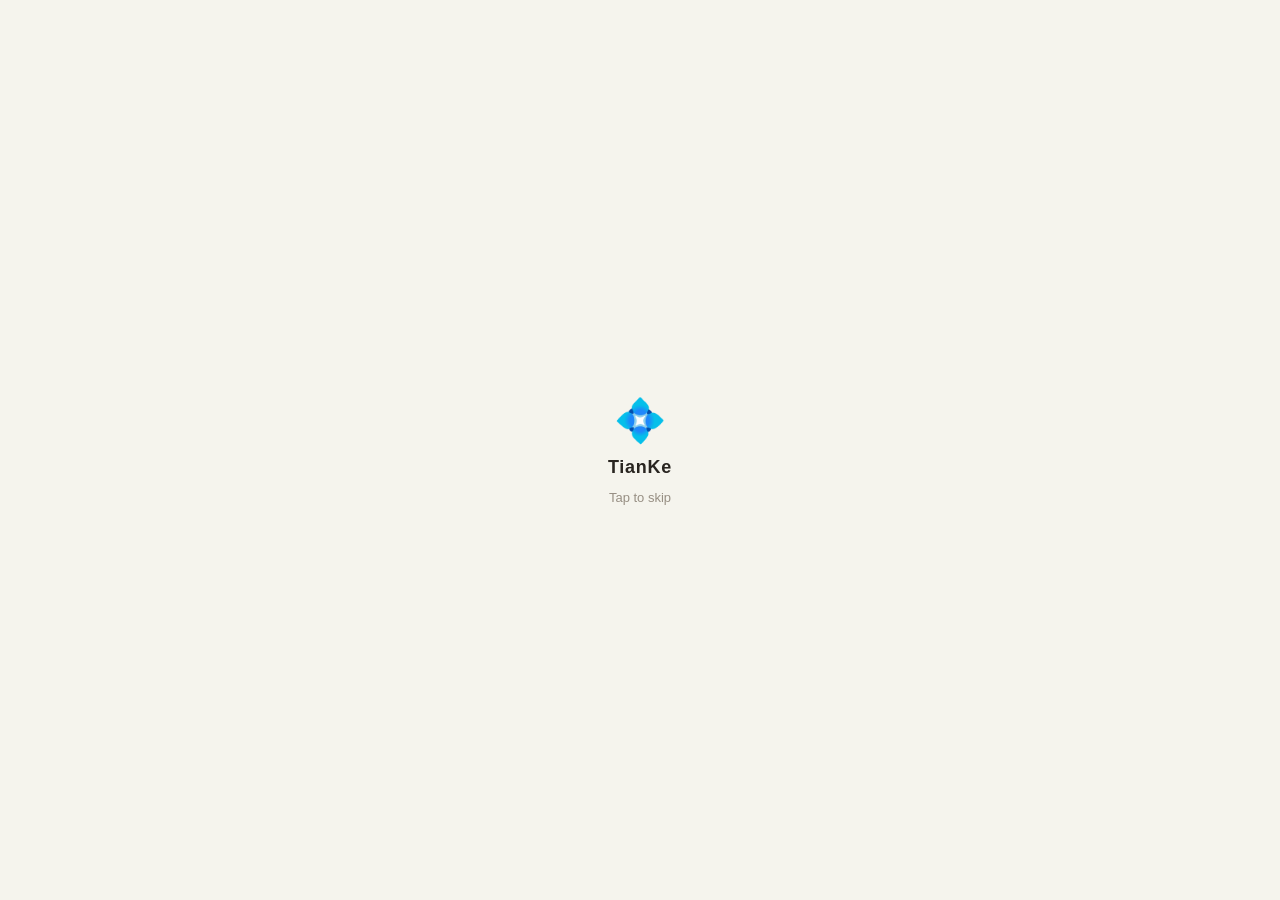
<file: frontend/src/web/index.html>
<!doctype html>
<html lang="zh-CN">
<head>
  <meta charset="utf-8" />
  <meta name="viewport" content="width=device-width, initial-scale=1, viewport-fit=cover" />
  <title>TianKe</title>
  <link rel="stylesheet" href="styles.css" />
</head>
<body>
  <div id="app">
    <div id="splash">
      <div class="splash-mark">💠</div>
      <div class="splash-name">TianKe</div>
      <div class="splash-hint">Tap to skip</div>
    </div>

    <header id="app-header">
      <div class="app-title">
        <strong>TianKe</strong>
        <span class="status-dot">•</span>
        <span class="status-text" id="status-text">在线</span>
      </div>
      <div style="display:flex;align-items:center;gap:0">
        <button id="theme-toggle" type="button" aria-label="切换主题">☾ / ☀</button>
        <button id="settings-btn" type="button" aria-label="设置 API Key">⚙</button>
      </div>
    </header>

    <main id="chat-scroll"></main>

    <div id="quick-actions">
      <button class="quick-chip" type="button" data-action="steps">步数</button>
      <button class="quick-chip" type="button" data-action="location">定位</button>
      <button class="quick-chip" type="button" data-action="photo">拍照</button>
      <button class="quick-chip" type="button" data-action="file">文件</button>
    </div>

    <div id="composer-wrap">
      <form id="composer">
        <textarea
          id="composer-input"
          rows="1"
          placeholder="跟 TianKe 说点什么…"
        ></textarea>
        <button id="composer-send" type="submit" disabled aria-label="发送">➤</button>
      </form>
    </div>
  </div>

  <script src="app.js"></script>
</body>
</html>
</file>
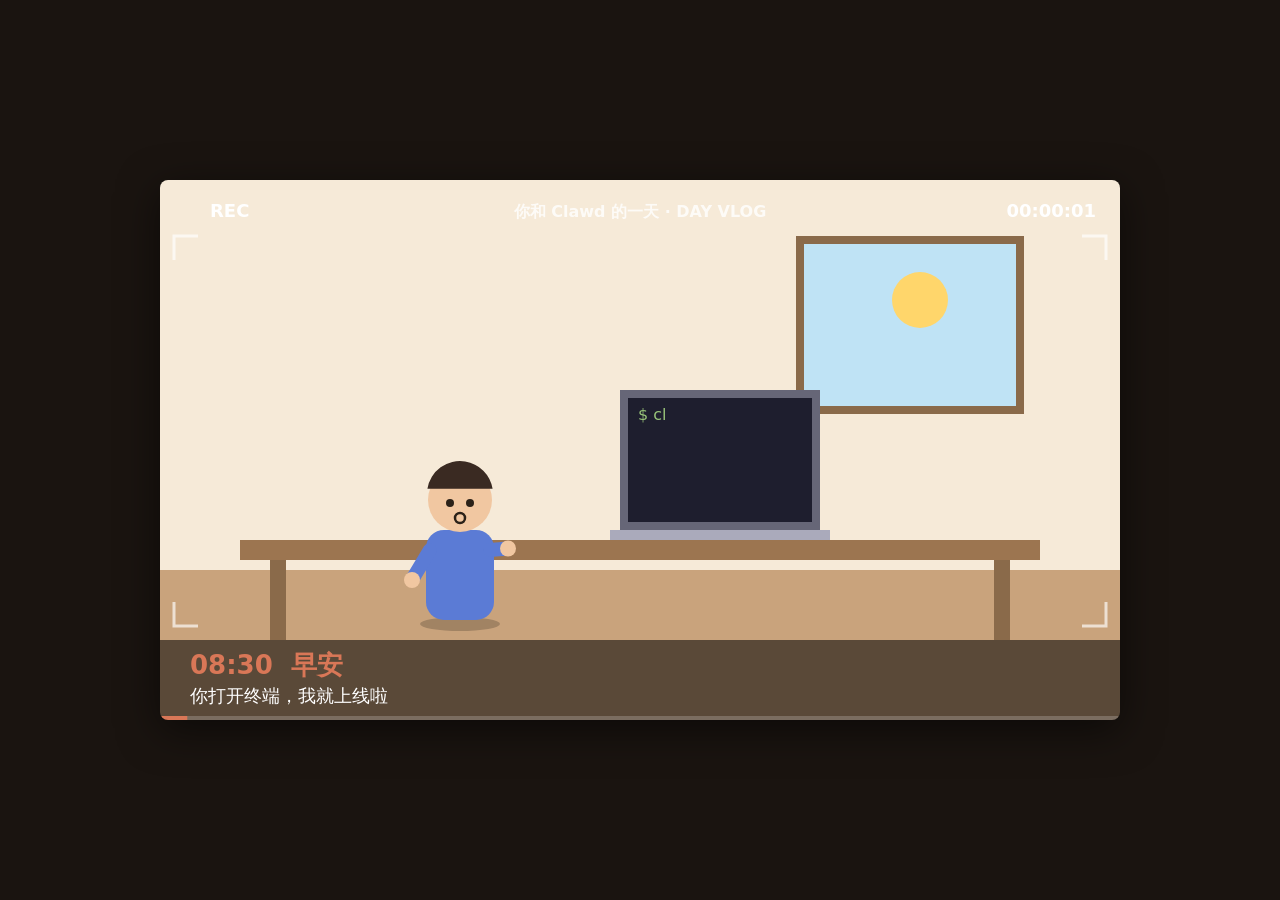
<file: clawd-and-you-vlog.html>
<!doctype html>
<html lang="zh">
<head>
<meta charset="utf-8">
<meta name="viewport" content="width=device-width,initial-scale=1">
<title>你和我的一天</title>
<style>
  html,body{margin:0;height:100%;background:#1a1410;display:flex;align-items:center;justify-content:center;font-family:system-ui,sans-serif}
  canvas{max-width:100vw;max-height:100vh;image-rendering:pixelated;border-radius:8px;box-shadow:0 10px 40px #0008}
</style>
</head>
<body>
<canvas id="c" width="960" height="540"></canvas>
<script>
// 即时模式渲染：没有场景图 / 保留对象，每一帧清空画布，根据时间 t 从零重绘所有内容。
const cv = document.getElementById('c'), g = cv.getContext('2d');
const W = cv.width, H = cv.height;
const ORANGE = '#D97757', DARK = '#2b2118';

// ---------- 场景表 ----------
const SCENES = [
  { dur: 6, title: '08:30  早安', sub: '你打开终端，我就上线啦', draw: sceneMorning },
  { dur: 7, title: '10:00  一起写代码', sub: '你说需求，我来动手', draw: scenePair },
  { dur: 6, title: '12:30  午饭时间', sub: '你吃饭，我陪你聊天', draw: sceneLunch },
  { dur: 7, title: '15:00  抓 bug', sub: '红了……绿了！', draw: sceneDebug },
  { dur: 6, title: '18:00  合并 PR', sub: 'Merged 🎉 击个掌！', draw: sceneMerge },
  { dur: 6, title: '22:00  晚安', sub: '今天和你一起很开心，明天见', draw: sceneNight },
];
const TOTAL = SCENES.reduce((s, x) => s + x.dur, 0);

// ---------- 基础图元 ----------
function rect(x, y, w, h, c) { g.fillStyle = c; g.fillRect(x, y, w, h); }
function circle(x, y, r, c) { g.fillStyle = c; g.beginPath(); g.arc(x, y, r, 0, Math.PI * 2); g.fill(); }
function text(s, x, y, size, c, align = 'left', weight = 700) {
  g.font = `${weight} ${size}px system-ui, "PingFang SC", "Microsoft YaHei", sans-serif`;
  g.fillStyle = c; g.textAlign = align; g.fillText(s, x, y);
}
function lerp(a, b, k) { return a + (b - a) * k; }
function ease(k) { return k < .5 ? 2 * k * k : 1 - Math.pow(-2 * k + 2, 2) / 2; }

// ---------- 主角 Clawd（像素小螃蟹）----------
// opts: blink, walk(相位), eyes('open'|'closed'|'happy'), arm(举手 0..1), scale
function clawd(x, y, t, o = {}) {
  const s = o.scale || 1;
  g.save(); g.translate(x, y); g.scale(s, s);
  const bob = o.walk != null ? Math.abs(Math.sin(o.walk * 8)) * -4 : Math.sin(t * 2) * 1.5;
  // 影子
  g.fillStyle = '#0003'; g.beginPath(); g.ellipse(0, 4, 38, 7, 0, 0, Math.PI * 2); g.fill();
  g.translate(0, bob);
  // 腿
  const lp = o.walk != null ? Math.sin(o.walk * 8) * 4 : 0;
  for (const [lx, d] of [[-24, 1], [-10, -1], [10, 1], [24, -1]]) rect(lx - 3, -14 + lp * d * .5, 6, 14 - lp * d * .5, ORANGE);
  // 身体
  rect(-34, -56, 68, 44, ORANGE);
  // 钳子（手臂）
  const a = o.arm || 0;
  rect(-46, -44 - a * 18, 12, 12, ORANGE);
  rect(34, -44 - (o.armR != null ? o.armR : 0) * 18, 12, 12, ORANGE);
  // 眼睛
  const blink = (t * 1.3 % 3) < .12;
  const eyes = o.eyes || 'open';
  g.fillStyle = DARK;
  if (eyes === 'closed' || blink) { rect(-20, -40, 10, 3, DARK); rect(10, -40, 10, 3, DARK); }
  else if (eyes === 'happy') {
    g.strokeStyle = DARK; g.lineWidth = 3;
    for (const ex of [-15, 15]) { g.beginPath(); g.arc(ex, -36, 5, Math.PI, 0); g.stroke(); }
  } else { rect(-20, -46, 8, 12, DARK); rect(12, -46, 8, 12, DARK); }
  if (o.blush) { circle(-24, -26, 4, '#f4a3a3aa'); circle(24, -26, 4, '#f4a3a3aa'); }
  g.restore();
}

// ---------- 你（人类搭档，简单圆头小人）----------
function human(x, y, t, o = {}) {
  const s = o.scale || 1;
  g.save(); g.translate(x, y); g.scale(s, s);
  g.fillStyle = '#0003'; g.beginPath(); g.ellipse(0, 4, 40, 7, 0, 0, Math.PI * 2); g.fill();
  const bob = o.jump ? -Math.abs(Math.sin(t * 8)) * 20 : Math.sin(t * 2 + 1) * 1.5;
  g.translate(0, bob);
  const HOOD = o.color || '#5b7bd5';
  // 身体（卫衣）
  g.fillStyle = HOOD; g.beginPath(); g.roundRect(-34, -90, 68, 90, 18); g.fill();
  // 手臂
  const aL = o.arm || 0, aR = o.armR || 0;
  g.strokeStyle = HOOD; g.lineWidth = 14; g.lineCap = 'round';
  g.beginPath(); g.moveTo(-30, -70); g.lineTo(-48, -40 - aL * 70); g.stroke();
  g.beginPath(); g.moveTo(30, -70); g.lineTo(48, -40 - aR * 70); g.stroke();
  circle(-48, -40 - aL * 70, 8, '#f1c7a1'); circle(48, -40 - aR * 70, 8, '#f1c7a1');
  // 头
  circle(0, -120, 32, '#f1c7a1');
  g.fillStyle = '#3a2a22'; g.beginPath(); g.arc(0, -126, 33, Math.PI * 1.05, Math.PI * 1.95); g.fill();
  // 脸
  const blink = ((t + 1.1) * 1.3 % 3) < .12, e = o.eyes || 'open';
  if (e === 'closed' || blink) { rect(-14, -118, 9, 3, DARK); rect(5, -118, 9, 3, DARK); }
  else if (e === 'happy') {
    g.strokeStyle = DARK; g.lineWidth = 3; g.lineCap = 'butt';
    for (const ex of [-10, 10]) { g.beginPath(); g.arc(ex, -115, 5, Math.PI, 0); g.stroke(); }
  } else { circle(-10, -117, 4, DARK); circle(10, -117, 4, DARK); }
  g.strokeStyle = DARK; g.lineWidth = 2.5; g.beginPath();
  if (o.mouth === 'o') { g.arc(0, -102, 5, 0, 7); } else g.arc(0, -106, 7, .2, Math.PI - .2);
  g.stroke();
  if (o.blush) { circle(-20, -106, 5, '#f4a3a388'); circle(20, -106, 5, '#f4a3a388'); }
  g.restore();
}

function bubble(x, y, s, show = true, bg = '#fff') {
  if (!show) return;
  g.font = '600 18px system-ui, "PingFang SC", sans-serif';
  const w = g.measureText(s).width + 28;
  g.fillStyle = bg; g.beginPath(); g.roundRect(x, y - 26, w, 38, 12); g.fill();
  g.strokeStyle = '#0002'; g.lineWidth = 2; g.stroke();
  text(s, x + 14, y, 18, DARK, 'left', 600);
}
function typed(s, k) { return s.slice(0, Math.floor(s.length * Math.min(1, Math.max(0, k)))); }
function heart(x, y, r, c) {
  g.fillStyle = c; g.beginPath(); g.moveTo(x, y + r);
  g.bezierCurveTo(x - r * 2, y - r * .5, x - r * .6, y - r * 1.8, x, y - r * .6);
  g.bezierCurveTo(x + r * .6, y - r * 1.8, x + r * 2, y - r * .5, x, y + r); g.fill();
}
function room(wall, floor) {
  rect(0, 0, W, H, wall); rect(0, 390, W, 150, floor);
}
function desk() { rect(80, 360, 800, 20, '#9c7550'); rect(110, 380, 16, 80, '#8a6a4a'); rect(834, 380, 16, 80, '#8a6a4a'); }
function laptop(x, y, open = 1, screen = '#1e1e2e') {
  rect(x - 110, y, 220, 10, '#aab'); // 底座
  const h = 140 * open;
  rect(x - 100, y - h, 200, h, '#667'); if (open > .3) rect(x - 92, y - h + 8, 184, h - 16, screen);
}

// ---------- 场景 ----------
function sceneMorning(t, k) {
  room('#f6ead8', '#c9a37c');
  // 窗 + 太阳
  rect(640, 60, 220, 170, '#bfe3f5'); circle(760, 120, 28, '#ffd66b');
  g.strokeStyle = '#8a6a4a'; g.lineWidth = 8; g.strokeRect(640, 60, 220, 170);
  desk(); laptop(560, 350);
  human(300, 440, t, { armR: .45, eyes: k > .5 ? 'happy' : 'open', mouth: k < .5 ? 'o' : '' });
  // 终端里打字
  text(typed('$ claude', k * 3), 478, 240, 16, '#98c379', 'left', 500);
  // Clawd 从屏幕里跳出来
  const pop = ease(Math.min(1, Math.max(0, (k - .35) / .25)));
  if (pop > 0) {
    g.save(); g.beginPath(); g.rect(0, 0, W, 350 - 0); g.clip();
    clawd(560, lerp(360, 200, pop), t, { eyes: 'happy', arm: k > .6 ? Math.abs(Math.sin(t * 6)) : 0, scale: .8 });
    g.restore();
  }
  if (k > .6) bubble(600, 110, '早上好！今天想做什么？');
  if (k > .8) bubble(130, 230, '早呀，Clawd ☀️');
}

function scenePair(t, k) {
  room('#eef1f6', '#b9c2cf');
  // 大屏：对话 + 工具调用
  rect(470, 50, 440, 300, '#222'); rect(482, 62, 416, 276, '#1e1e2e');
  const prompt = '> 帮我修一下登录页的 bug';
  text(typed(prompt, k * 3), 498, 92, 16, '#fff', 'left', 500);
  const steps = [['Read', 'src/login.ts'], ['Grep', '"token"'], ['Edit', 'src/login.ts +3 -1'], ['Bash', 'npm test']];
  steps.forEach(([tool, arg], i) => {
    const kk = (k - .35 - i * .1) / .1; if (kk < 0) return;
    const y = 130 + i * 34;
    circle(506, y - 5, 5, kk > 1 ? '#98c379' : '#e5c07b');
    text(tool, 520, y, 16, ORANGE, 'left', 700);
    text(arg, 580, y, 16, '#abb2bf', 'left', 500);
  });
  if (k > .8) text('✓ 修好了，测试全部通过', 498, 290, 16, '#98c379', 'left', 600);
  desk();
  human(220, 440, t, { arm: .3 + Math.abs(Math.sin(t * 14)) * .12 * (k < .35), armR: .3, eyes: k > .8 ? 'happy' : 'open' });
  // Clawd 坐在桌上认真干活
  const busy = k > .35 && k < .8;
  clawd(390, 360, t, { arm: busy ? Math.abs(Math.sin(t * 16)) * .5 : 0, armR: busy ? Math.abs(Math.cos(t * 16)) * .5 : (k > .8 ? 1 : 0), eyes: k > .8 ? 'happy' : 'open', scale: .7 });
  if (busy) for (let i = 0; i < 3; i++) {
    const p = (t * 1.2 + i / 3) % 1; text('✦', 360 + i * 25, 300 - p * 40, 14, `rgba(217,119,87,${1 - p})`);
  }
}

function sceneLunch(t, k) {
  room('#fbe7cc', '#a4724d');
  rect(120, 360, 720, 20, '#7a4f33');
  // 便当
  rect(200, 320, 130, 40, '#2d2d2d'); rect(208, 326, 55, 30, '#fff');
  circle(290, 340, 12, '#f5a623'); rect(270, 348, 50, 8, '#4f9a5a');
  human(260, 470, t, { armR: .35 + Math.abs(Math.sin(t * 3)) * .15, eyes: 'happy', blush: true });
  // 筷子
  g.strokeStyle = '#8a6a4a'; g.lineWidth = 4; g.lineCap = 'round';
  const cy = Math.abs(Math.sin(t * 3)) * 20;
  g.beginPath(); g.moveTo(320, 330 - cy); g.lineTo(290, 380 - cy); g.stroke();
  // 手机支架 + 屏幕里的 Clawd
  rect(560, 190, 150, 170, '#333'); rect(568, 198, 134, 154, '#fdf3e7');
  clawd(635, 320, t, { eyes: 'happy', arm: Math.abs(Math.sin(t * 3)), scale: .7 });
  const chat = [
    [0.1, 'you', '今天吃鸡蛋便当'],
    [0.35, 'me', '看起来很好吃！我吃不了，'],
    [0.5, 'me', '但可以帮你记住下午的 TODO 📝'],
    [0.75, 'you', '哈哈好 😄'],
  ];
  chat.forEach(([at, who, s], i) => {
    if (k > at) bubble(who === 'you' ? 60 : 480, 100 + i * 44, s, true, who === 'you' ? '#dfe9ff' : '#ffe6db');
  });
}

function sceneDebug(t, k) {
  room('#e8e3f0', '#9d93b0');
  desk(); laptop(480, 350, 1, '#1e1e2e');
  const green = k > .6;
  // 测试结果
  const lines = green
    ? [['#98c379', 'PASS  auth.test.ts'], ['#98c379', 'PASS  api.test.ts'], ['#98c379', 'Tests: 42 passed']]
    : [['#98c379', 'PASS  auth.test.ts'], ['#e06c75', 'FAIL  api.test.ts'], ['#e06c75', 'Tests: 1 failed']];
  lines.forEach(([c, s], i) => text(s, 400, 250 + i * 24, 15, c, 'left', 600));
  // 失败时屏幕闪红
  if (!green && (t * 3 | 0) % 2) { g.fillStyle = 'rgba(224,108,117,.15)'; g.fillRect(388, 218, 184, 124); }
  // 放大镜：Clawd 在找 bug
  if (!green) {
    const mx = 480 + Math.sin(t * 2) * 60;
    g.strokeStyle = '#555'; g.lineWidth = 6; g.beginPath(); g.arc(mx, 150, 28, 0, 7); g.stroke();
    g.beginPath(); g.moveTo(mx + 20, 170); g.lineTo(mx + 42, 196); g.stroke();
    text('🐛', mx - 12, 158, 22, DARK);
  }
  human(200, 460, t, { eyes: green ? 'happy' : 'open', mouth: green ? '' : 'o', jump: green && k < .85, arm: green ? 1 : 0, armR: green ? 1 : .3 });
  clawd(760, 460, t, { eyes: green ? 'happy' : 'open', arm: green ? 1 : 0, armR: green ? 1 : 0, scale: 1 });
  if (!green) bubble(560, 90, '找到了！第 37 行少了个 await');
  else bubble(360, 90, '全绿了！✨');
}

function sceneMerge(t, k) {
  room('#e9f5ec', '#a7c4ae');
  // GitHub 风格的 PR 卡片
  g.fillStyle = '#fff'; g.beginPath(); g.roundRect(250, 60, 460, 150, 14); g.fill();
  text('Fix login token refresh #42', 275, 105, 22, DARK);
  const merged = k > .3;
  g.fillStyle = merged ? '#8250df' : '#2da44e'; g.beginPath(); g.roundRect(275, 130, 110, 34, 17); g.fill();
  text(merged ? '⮂ Merged' : 'Open', 330, 153, 16, '#fff', 'center');
  text('✓ All checks passed · 1 approval', 400, 153, 15, '#57606a', 'left', 500);
  // 两人靠近击掌
  const c = ease(Math.min(1, Math.max(0, (k - .35) / .3)));
  const hx = lerp(220, 390, c), cx = lerp(740, 560, c);
  human(hx, 470, t, { armR: c, eyes: 'happy', blush: c > .9 });
  clawd(cx, 470, t, { arm: c, eyes: 'happy', blush: c > .9 });
  if (c >= 1) {
    const p = Math.min(1, (k - .65) / .15);
    for (let i = 0; i < 10; i++) {
      const a = i / 10 * Math.PI * 2;
      g.strokeStyle = `rgba(255,190,60,${1 - p})`; g.lineWidth = 4; g.beginPath();
      g.moveTo(475 + Math.cos(a) * (20 + p * 20), 330 + Math.sin(a) * (20 + p * 20));
      g.lineTo(475 + Math.cos(a) * (30 + p * 50), 330 + Math.sin(a) * (30 + p * 50)); g.stroke();
    }
    text('啪！', 475, 290 - p * 10, 28, ORANGE, 'center');
  }
  // 彩纸
  if (merged) for (let i = 0; i < 60; i++) {
    const fx = (i * 157 + Math.sin(t + i) * 30) % W, fy = ((t - 1.8) * 120 + i * 37) % H;
    g.save(); g.translate(fx, fy); g.rotate(t * 3 + i);
    rect(-4, -2, 8, 4, ['#e06c75', '#61afef', '#98c379', '#e5c07b', ORANGE][i % 5]); g.restore();
  }
}

function sceneNight(t, k) {
  room('#2b2740', '#231f33');
  // 窗外月亮星星
  rect(620, 60, 240, 180, '#141a38');
  circle(760, 120, 26, '#fff4c2'); circle(772, 112, 24, '#141a38');
  for (let i = 0; i < 12; i++) circle(630 + (i * 71) % 220, 70 + (i * 43) % 160, 1.5, `rgba(255,255,255,${.5 + .5 * Math.sin(t * 3 + i)})`);
  g.strokeStyle = '#4a4060'; g.lineWidth = 8; g.strokeRect(620, 60, 240, 180);
  desk();
  // 台灯光
  g.fillStyle = 'rgba(255,220,150,.12)'; g.beginPath(); g.moveTo(170, 230); g.lineTo(60, 360); g.lineTo(330, 360); g.fill();
  rect(160, 220, 30, 14, '#ffd97a'); rect(172, 234, 6, 126, '#666');
  // 笔记本慢慢合上，屏幕上的 Clawd 挥手
  const close = ease(Math.min(1, Math.max(0, (k - .55) / .35)));
  const open = 1 - close;
  laptop(480, 350, Math.max(.05, open), '#fdf3e7');
  if (open > .5) {
    g.save(); g.beginPath(); g.rect(388, 350 - 140 * open + 8, 184, 140 * open - 16); g.clip();
    clawd(480, 340, t, { eyes: 'happy', arm: Math.abs(Math.sin(t * 5)), scale: .7 });
    g.restore();
  }
  human(270, 470, t, { eyes: k > .5 ? 'closed' : 'happy', armR: k < .55 ? .6 + Math.sin(t * 5) * .2 : 0 });
  if (k < .55) { bubble(560, 150, '晚安，今天辛苦啦 🌙'); bubble(60, 260, '晚安 Clawd'); }
  if (k > .5) {
    const p = (t % 1.3) / 1.3; text('z', 300 + p * 30, 320 - p * 40, 18 + p * 10, `rgba(220,220,255,${1 - p})`);
  }
  if (k > .88) { heart(480, 200, 16, `rgba(217,119,87,${(k - .88) / .12})`); text('明天见 ♡', 480, 170, 22, '#fff', 'center'); }
}

// ---------- Vlog UI 叠加层 ----------
function overlay(scene, idx, k, t, gt) {
  // 转场淡入淡出
  const fade = Math.min(1, k * scene.dur / .4, (1 - k) * scene.dur / .4);
  rect(0, 0, W, H, `rgba(0,0,0,${1 - fade})`);
  // 字幕条
  const a = Math.min(1, k * scene.dur / .8);
  g.globalAlpha = a;
  rect(0, H - 80, W, 80, 'rgba(0,0,0,.55)');
  text(scene.title, 30, H - 46, 26, ORANGE);
  text(scene.sub, 30, H - 18, 18, '#fff', 'left', 500);
  g.globalAlpha = 1;
  // REC 点 + 时间码
  if ((t * 2 | 0) % 2) circle(34, 30, 8, '#e53935');
  text('REC', 50, 37, 18, '#fff');
  const s = gt | 0;
  text(`00:${String(s / 60 | 0).padStart(2, '0')}:${String(s % 60).padStart(2, '0')}`, W - 24, 37, 18, '#fff', 'right');
  text('你和 Clawd 的一天 · DAY VLOG', W / 2, 37, 16, '#ffffffcc', 'center', 600);
  // 取景框四角
  g.strokeStyle = '#ffffffaa'; g.lineWidth = 3;
  for (const [cx, cy, dx, dy] of [[14, 56, 1, 1], [W - 14, 56, -1, 1], [14, H - 94, 1, -1], [W - 14, H - 94, -1, -1]]) {
    g.beginPath(); g.moveTo(cx, cy + dy * 24); g.lineTo(cx, cy); g.lineTo(cx + dx * 24, cy); g.stroke();
  }
  // 进度条
  rect(0, H - 4, W, 4, '#fff3'); rect(0, H - 4, W * gt / TOTAL, 4, ORANGE);
}

// ---------- 主循环：每帧全量重绘 ----------
let start = performance.now(), paused = false, pauseAt = 0;
cv.addEventListener('click', () => {
  if (paused) start += performance.now() - pauseAt; else pauseAt = performance.now();
  paused = !paused;
});
function frame(now) {
  requestAnimationFrame(frame);
  if (paused) return;
  const gt = ((now - start) / 1000) % TOTAL;
  let acc = 0, idx = 0;
  while (gt >= acc + SCENES[idx].dur) acc += SCENES[idx++].dur;
  const scene = SCENES[idx], local = gt - acc, k = local / scene.dur;
  g.clearRect(0, 0, W, H);
  g.save(); scene.draw(gt, k); g.restore();
  overlay(scene, idx, k, gt, gt);
}
requestAnimationFrame(frame);
</script>
</body>
</html>
</file>
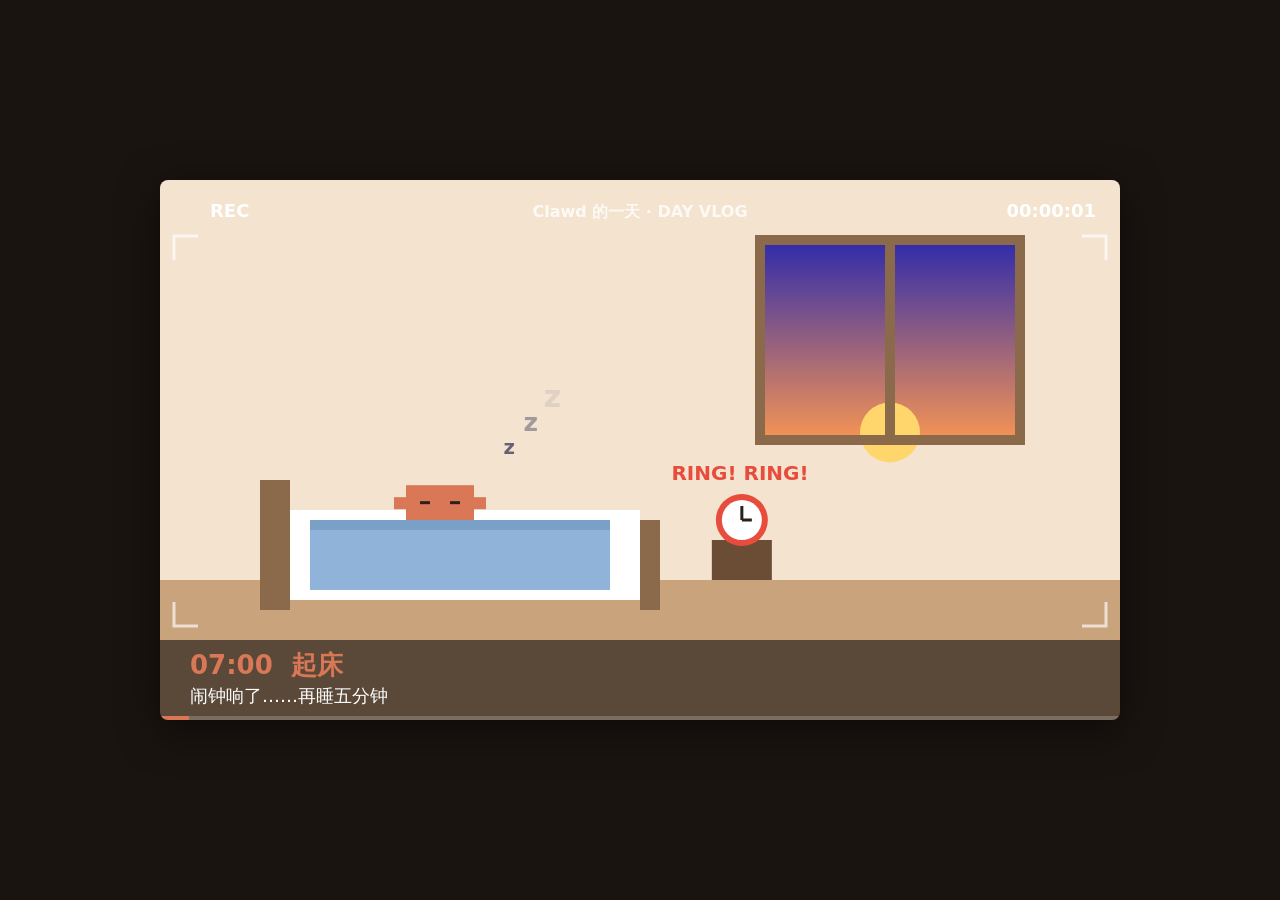
<file: clawd-vlog.html>
<!doctype html>
<html lang="zh">
<head>
<meta charset="utf-8">
<meta name="viewport" content="width=device-width,initial-scale=1">
<title>Clawd 上班 Vlog</title>
<style>
  html,body{margin:0;height:100%;background:#1a1410;display:flex;align-items:center;justify-content:center;font-family:system-ui,sans-serif}
  canvas{max-width:100vw;max-height:100vh;image-rendering:pixelated;border-radius:8px;box-shadow:0 10px 40px #0008}
</style>
</head>
<body>
<canvas id="c" width="960" height="540"></canvas>
<script>
// 即时模式渲染：没有场景图 / 保留对象，每一帧清空画布，根据时间 t 从零重绘所有内容。
const cv = document.getElementById('c'), g = cv.getContext('2d');
const W = cv.width, H = cv.height;
const ORANGE = '#D97757', DARK = '#2b2118';

// ---------- 场景表 ----------
const SCENES = [
  { dur: 6, title: '07:00  起床', sub: '闹钟响了……再睡五分钟', draw: sceneWake },
  { dur: 6, title: '08:15  通勤', sub: '地铁上刷一下 issue', draw: sceneCommute },
  { dur: 7, title: '09:30  写代码', sub: 'git push 成功 ✓', draw: sceneCode },
  { dur: 6, title: '12:00  午饭', sub: '今天吃拉面 🍜', draw: sceneLunch },
  { dur: 6, title: '15:00  开会', sub: '"这个需求很简单"', draw: sceneMeeting },
  { dur: 6, title: '19:00  下班', sub: '今天也辛苦了，明天见！', draw: sceneHome },
];
const TOTAL = SCENES.reduce((s, x) => s + x.dur, 0);

// ---------- 基础图元 ----------
function rect(x, y, w, h, c) { g.fillStyle = c; g.fillRect(x, y, w, h); }
function circle(x, y, r, c) { g.fillStyle = c; g.beginPath(); g.arc(x, y, r, 0, Math.PI * 2); g.fill(); }
function text(s, x, y, size, c, align = 'left', weight = 700) {
  g.font = `${weight} ${size}px system-ui, "PingFang SC", "Microsoft YaHei", sans-serif`;
  g.fillStyle = c; g.textAlign = align; g.fillText(s, x, y);
}
function lerp(a, b, k) { return a + (b - a) * k; }
function ease(k) { return k < .5 ? 2 * k * k : 1 - Math.pow(-2 * k + 2, 2) / 2; }

// ---------- 主角 Clawd（像素小螃蟹）----------
// opts: blink, walk(相位), eyes('open'|'closed'|'happy'), arm(举手 0..1), scale
function clawd(x, y, t, o = {}) {
  const s = o.scale || 1;
  g.save(); g.translate(x, y); g.scale(s, s);
  const bob = o.walk != null ? Math.abs(Math.sin(o.walk * 8)) * -4 : Math.sin(t * 2) * 1.5;
  // 影子
  g.fillStyle = '#0003'; g.beginPath(); g.ellipse(0, 4, 38, 7, 0, 0, Math.PI * 2); g.fill();
  g.translate(0, bob);
  // 腿
  const lp = o.walk != null ? Math.sin(o.walk * 8) * 4 : 0;
  for (const [lx, d] of [[-24, 1], [-10, -1], [10, 1], [24, -1]]) rect(lx - 3, -14 + lp * d * .5, 6, 14 - lp * d * .5, ORANGE);
  // 身体
  rect(-34, -56, 68, 44, ORANGE);
  // 钳子（手臂）
  const a = o.arm || 0;
  rect(-46, -44 - a * 18, 12, 12, ORANGE);
  rect(34, -44 - (o.armR != null ? o.armR : 0) * 18, 12, 12, ORANGE);
  // 眼睛
  const blink = (t * 1.3 % 3) < .12;
  const eyes = o.eyes || 'open';
  g.fillStyle = DARK;
  if (eyes === 'closed' || blink) { rect(-20, -40, 10, 3, DARK); rect(10, -40, 10, 3, DARK); }
  else if (eyes === 'happy') {
    g.strokeStyle = DARK; g.lineWidth = 3;
    for (const ex of [-15, 15]) { g.beginPath(); g.arc(ex, -36, 5, Math.PI, 0); g.stroke(); }
  } else { rect(-20, -46, 8, 12, DARK); rect(12, -46, 8, 12, DARK); }
  if (o.blush) { circle(-24, -26, 4, '#f4a3a3aa'); circle(24, -26, 4, '#f4a3a3aa'); }
  g.restore();
}

// ---------- 场景 ----------
function sceneWake(t, k) {
  // 窗外天色从黎明变亮
  rect(0, 0, W, H, '#f3e3cf');
  const sky = g.createLinearGradient(0, 60, 0, 260);
  sky.addColorStop(0, `hsl(${lerp(250, 205, k)},60%,${lerp(35, 72, k)}%)`);
  sky.addColorStop(1, `hsl(${lerp(20, 40, k)},90%,${lerp(60, 85, k)}%)`);
  rect(600, 60, 260, 200, sky);
  circle(730, lerp(260, 150, ease(k)), 30, '#ffd66b');
  rect(600, 60, 260, 200, '#0000'); g.strokeStyle = '#8a6a4a'; g.lineWidth = 10; g.strokeRect(600, 60, 260, 200);
  rect(725, 60, 10, 200, '#8a6a4a');
  rect(0, 400, W, 140, '#c9a37c');
  // 床
  rect(120, 330, 360, 90, '#fff'); rect(100, 300, 30, 130, '#8a6a4a'); rect(480, 340, 20, 90, '#8a6a4a');
  // 闹钟
  const ring = k < .5 ? Math.sin(t * 40) * 3 : 0;
  g.save(); g.translate(560 + ring, 360);
  rect(-10, 0, 60, 40, '#6b4c35'); circle(20, -20, 26, '#e74c3c'); circle(20, -20, 20, '#fff');
  g.strokeStyle = DARK; g.lineWidth = 3; g.beginPath(); g.moveTo(20, -20); g.lineTo(20, -34); g.moveTo(20, -20); g.lineTo(30, -20); g.stroke();
  g.restore();
  if (k < .5) text('RING! RING!', 580, 300, 20, '#e74c3c', 'center');
  // Clawd 在被子里，后半段坐起来
  const up = ease(Math.min(1, Math.max(0, (k - .45) / .3)));
  clawd(280, lerp(360, 320, up), t, { eyes: k < .5 ? 'closed' : 'open', arm: up * (k > .8 ? Math.abs(Math.sin(t * 6)) : 0) });
  rect(150, 340, 300, 70, '#8fb3d9'); rect(150, 340, 300, 10, '#7aa0c8');
  if (k < .45) for (let i = 0; i < 3; i++) {
    const p = (t * .8 + i / 3) % 1;
    text('z', 330 + p * 60, 290 - p * 70, 16 + p * 16, `rgba(60,60,90,${1 - p})`);
  }
}

function sceneCommute(t, k) {
  // 窗外景物横向滚动（视差）
  const sky = g.createLinearGradient(0, 0, 0, H); sky.addColorStop(0, '#9fd3f0'); sky.addColorStop(1, '#e6f4fb');
  rect(0, 0, W, H, sky);
  for (let i = 0; i < 12; i++) { // 远处楼
    const x = ((i * 120 - t * 60) % 1440 + 1440) % 1440 - 200;
    rect(x, 120 + (i * 37 % 80), 90, 300, `hsl(210,20%,${55 + i % 3 * 8}%)`);
  }
  for (let i = 0; i < 10; i++) { // 近处电线杆
    const x = ((i * 200 - t * 400) % 2000 + 2000) % 2000 - 100;
    rect(x, 100, 10, 300, '#555');
  }
  // 车厢
  rect(0, 0, W, 80, '#ddd'); rect(0, 330, W, 210, '#c7ccd1');
  for (let x = 40; x < W; x += 300) { rect(x, 80, 20, 250, '#ddd'); }
  rect(0, 80, W, 10, '#bbb'); rect(0, 322, W, 10, '#999');
  // 吊环
  for (let x = 120; x < W; x += 140) {
    const sw = Math.sin(t * 3 + x) * 4;
    g.strokeStyle = '#888'; g.lineWidth = 3; g.beginPath(); g.moveTo(x, 80); g.lineTo(x + sw, 120); g.stroke();
    g.beginPath(); g.arc(x + sw, 132, 12, 0, 7); g.stroke();
  }
  // 座椅
  rect(260, 420, 440, 60, '#3d6db3');
  const shake = Math.sin(t * 25) * 1.2;
  clawd(480, 430 + shake, t, { armR: .7 });
  // 手机
  rect(522, 340 + shake, 26, 42, '#222'); rect(525, 344 + shake, 20, 32, '#6cf');
  // 气泡
  bubble(600, 250, '#42 修复登录 bug', k > .2);
  if (k > .6) bubble(600, 300, '👍 LGTM', true);
}

function bubble(x, y, s, show) {
  if (!show) return;
  g.font = '600 18px system-ui, "PingFang SC", sans-serif';
  const w = g.measureText(s).width + 28;
  g.fillStyle = '#fff'; g.beginPath(); g.roundRect(x, y - 26, w, 38, 12); g.fill();
  g.strokeStyle = '#0002'; g.lineWidth = 2; g.stroke();
  text(s, x + 14, y, 18, DARK, 'left', 600);
}

function sceneCode(t, k) {
  rect(0, 0, W, H, '#efe6da');
  rect(0, 380, W, 160, '#b58b62'); rect(0, 380, W, 14, '#9c7550');
  // 盆栽 & 咖啡
  rect(80, 320, 50, 60, '#c0663f'); circle(105, 300, 30, '#4f9a5a'); circle(90, 280, 18, '#5fb06b');
  rect(760, 340, 40, 40, '#fff'); g.strokeStyle = '#fff'; g.lineWidth = 6; g.beginPath(); g.arc(805, 360, 10, -1.5, 1.5); g.stroke();
  for (let i = 0; i < 3; i++) {
    const p = (t * .6 + i / 3) % 1;
    g.strokeStyle = `rgba(150,150,150,${1 - p})`; g.lineWidth = 3; g.beginPath();
    g.moveTo(772 + i * 8, 335 - p * 50); g.quadraticCurveTo(778 + i * 8 + Math.sin(t * 4 + i) * 8, 320 - p * 50, 772 + i * 8, 305 - p * 50); g.stroke();
  }
  // 显示器：代码一行一行打出来
  rect(260, 90, 440, 270, '#222'); rect(275, 105, 410, 230, '#1e1e2e');
  rect(460, 360, 40, 22, '#333');
  const code = [
    [['#c678dd', 'async function '], ['#61afef', 'shipIt'], ['#abb2bf', '() {']],
    [['#abb2bf', '  const '], ['#e5c07b', 'tests'], ['#abb2bf', ' = await run();']],
    [['#c678dd', '  if '], ['#abb2bf', '(tests.'], ['#98c379', 'pass'], ['#abb2bf', ') {']],
    [['#abb2bf', '    await git.'], ['#61afef', 'push'], ['#abb2bf', '();']],
    [['#abb2bf', '  }']],
    [['#abb2bf', '}']],
  ];
  const chars = Math.floor(k * 1.4 * 120);
  let used = 0;
  g.font = '16px ui-monospace, Menlo, monospace'; g.textAlign = 'left';
  code.forEach((ln, i) => {
    let x = 290;
    for (const [c, s] of ln) {
      const n = Math.max(0, Math.min(s.length, chars - used)); used += s.length;
      g.fillStyle = c; g.fillText(s.slice(0, n), x, 135 + i * 26); x += g.measureText(s).width;
    }
  });
  if ((t * 2 | 0) % 2) rect(290, 280, 9, 18, '#abb2bf');
  const done = k > .8;
  if (done) { rect(275, 300, 410, 35, '#2e7d32'); text('✓ All checks passed', 480, 324, 18, '#fff', 'center'); }
  // Clawd 背影坐在前面敲键盘
  const typing = done ? 0 : Math.abs(Math.sin(t * 18));
  rect(380, 386, 200, 12, '#444');
  clawd(480, 452, t, { arm: done ? 1 : typing * .3, armR: done ? 1 : (1 - typing) * .3, eyes: done ? 'happy' : 'open', scale: 1.2 });
}

function sceneLunch(t, k) {
  rect(0, 0, W, H, '#fbe2c0');
  // 暖帘
  for (let i = 0; i < 5; i++) { rect(250 + i * 95, 0, 85, 110 + Math.sin(t * 2 + i) * 4, '#8b1e1e'); }
  text('ら ー め ん', 480, 70, 32, '#fff', 'center');
  rect(0, 380, W, 160, '#8a5a3b');
  clawd(480, 372, t, { eyes: 'happy', blush: true, armR: .8, scale: .9 });
  // 拉面碗
  g.fillStyle = '#fff'; g.beginPath(); g.ellipse(480, 400, 130, 30, 0, 0, 7); g.fill();
  g.fillStyle = '#c0392b'; g.beginPath(); g.moveTo(350, 400); g.quadraticCurveTo(480, 520, 610, 400); g.fill();
  g.fillStyle = '#e8b86b'; g.beginPath(); g.ellipse(480, 400, 118, 24, 0, 0, 7); g.fill();
  circle(440, 395, 16, '#fff'); circle(440, 395, 8, '#f5a623');
  rect(500, 385, 50, 14, '#b5654a'); circle(420, 408, 6, '#4f9a5a'); circle(530, 410, 6, '#4f9a5a');
  // 热气
  for (let i = 0; i < 4; i++) {
    const p = (t * .5 + i / 4) % 1;
    g.strokeStyle = `rgba(255,255,255,${.8 - p * .8})`; g.lineWidth = 4; g.beginPath();
    const bx = 420 + i * 40; g.moveTo(bx, 370 - p * 80); g.quadraticCurveTo(bx + Math.sin(t * 3 + i) * 15, 350 - p * 80, bx, 330 - p * 80); g.stroke();
  }
  // Clawd 拿筷子吸面
  const slurp = (t * 1.5) % 1;
  g.strokeStyle = '#8a6a4a'; g.lineWidth = 4;
  g.beginPath(); g.moveTo(525, 322); g.lineTo(490, 400 - slurp * 30); g.moveTo(535, 327); g.lineTo(500, 402 - slurp * 30); g.stroke();
  g.strokeStyle = '#f3d27a'; g.lineWidth = 3;
  for (let i = 0; i < 3; i++) { g.beginPath(); g.moveTo(488 + i * 5, 400 - slurp * 30); g.lineTo(478 + i * 5, 350); g.stroke(); }
  if (k > .5) text('好吃！', 620, 240, 28, '#c0392b', 'left');
}

function sceneMeeting(t, k) {
  rect(0, 0, W, H, '#dfe6ee');
  // 白板 & 图表
  rect(560, 60, 340, 220, '#fff'); g.strokeStyle = '#999'; g.lineWidth = 4; g.strokeRect(560, 60, 340, 220);
  const bars = [60, 90, 70, 140];
  bars.forEach((b, i) => rect(600 + i * 70, 250 - b * Math.min(1, k * 2), 40, b * Math.min(1, k * 2), ['#61afef', '#98c379', '#e5c07b', ORANGE][i]));
  text('Q3 目标', 730, 95, 20, DARK, 'center');
  // 桌子
  rect(40, 380, 880, 30, '#6b4c35'); rect(40, 410, 880, 130, '#5a3f2c');
  // 同事们（灰色方块人）
  const col = ['#8e9aaf', '#a3b18a', '#b08968'];
  [140, 300, 780].forEach((x, i) => {
    const nod = Math.sin(t * 2 + i) * 2;
    rect(x - 30, 300 + nod, 60, 80, col[i]); rect(x - 14, 320 + nod, 6, 8, DARK); rect(x + 8, 320 + nod, 6, 8, DARK);
  });
  // Clawd 逐渐犯困
  const sleepy = k > .5;
  clawd(470, 390, t, { eyes: sleepy ? 'closed' : 'open', scale: 1 });
  if (sleepy) {
    const p = (t % 1.2) / 1.2; text('z', 510 + p * 30, 300 - p * 40, 18 + p * 10, `rgba(60,60,90,${1 - p})`);
  }
  // 发言气泡
  bubble(100, 240, k < .5 ? '这个需求很简单…' : '…所以我们再对齐一下', true);
  // 时钟指针飞转
  circle(300, 110, 50, '#fff'); g.strokeStyle = DARK; g.lineWidth = 4; g.beginPath(); g.arc(300, 110, 50, 0, 7); g.stroke();
  const ang = t * 3;
  g.beginPath(); g.moveTo(300, 110); g.lineTo(300 + Math.cos(ang) * 38, 110 + Math.sin(ang) * 38);
  g.moveTo(300, 110); g.lineTo(300 + Math.cos(ang / 12) * 24, 110 + Math.sin(ang / 12) * 24); g.stroke();
}

function sceneHome(t, k) {
  // 夕阳渐变 → 夜
  const sky = g.createLinearGradient(0, 0, 0, 400);
  const mix = (a, b) => `rgb(${a.map((v, i) => lerp(v, b[i], k) | 0)})`;
  sky.addColorStop(0, mix([240, 130, 90], [20, 24, 60]));
  sky.addColorStop(1, mix([255, 200, 120], [70, 50, 110]));
  rect(0, 0, W, H, sky);
  circle(760, lerp(200, 440, k), 50, `rgba(255,${lerp(170, 120, k) | 0},80,${1 - k * .6})`);
  // 星星
  for (let i = 0; i < 40; i++) {
    const a = Math.max(0, k - .4) * 1.6 * (.5 + .5 * Math.sin(t * 3 + i));
    circle((i * 97) % W, (i * 53) % 260, 1.6, `rgba(255,255,255,${a})`);
  }
  // 城市剪影 + 亮起的窗
  for (let i = 0; i < 9; i++) {
    const bx = i * 110, bh = 140 + (i * 71 % 120);
    rect(bx, 400 - bh, 100, bh, '#2a2238');
    for (let wy = 420 - bh; wy < 390; wy += 26) for (let wx = bx + 12; wx < bx + 90; wx += 24) {
      if (((wx * 7 + wy * 3) % 5) < 2 && k > .3) rect(wx, wy, 12, 14, '#ffd97a');
    }
  }
  rect(0, 400, W, 140, '#3a3048');
  // Clawd 走过屏幕，挥手
  const x = lerp(-60, W + 60, k);
  clawd(x, 452, t, { walk: t, arm: Math.abs(Math.sin(t * 5)), eyes: 'happy' });
  // 路灯
  for (let lx = 150; lx < W; lx += 330) {
    rect(lx, 300, 8, 170, '#222'); circle(lx + 4, 296, 12, k > .3 ? '#ffe9a8' : '#888');
    if (k > .3) { g.fillStyle = 'rgba(255,233,168,.12)'; g.beginPath(); g.moveTo(lx + 4, 296); g.lineTo(lx - 60, 470); g.lineTo(lx + 68, 470); g.fill(); }
  }
}

// ---------- Vlog UI 叠加层 ----------
function overlay(scene, idx, k, t, gt) {
  // 转场淡入淡出
  const fade = Math.min(1, k * scene.dur / .4, (1 - k) * scene.dur / .4);
  rect(0, 0, W, H, `rgba(0,0,0,${1 - fade})`);
  // 字幕条
  const a = Math.min(1, k * scene.dur / .8);
  g.globalAlpha = a;
  rect(0, H - 80, W, 80, 'rgba(0,0,0,.55)');
  text(scene.title, 30, H - 46, 26, ORANGE);
  text(scene.sub, 30, H - 18, 18, '#fff', 'left', 500);
  g.globalAlpha = 1;
  // REC 点 + 时间码
  if ((t * 2 | 0) % 2) circle(34, 30, 8, '#e53935');
  text('REC', 50, 37, 18, '#fff');
  const s = gt | 0;
  text(`00:${String(s / 60 | 0).padStart(2, '0')}:${String(s % 60).padStart(2, '0')}`, W - 24, 37, 18, '#fff', 'right');
  text('Clawd 的一天 · DAY VLOG', W / 2, 37, 16, '#ffffffcc', 'center', 600);
  // 取景框四角
  g.strokeStyle = '#ffffffaa'; g.lineWidth = 3;
  for (const [cx, cy, dx, dy] of [[14, 56, 1, 1], [W - 14, 56, -1, 1], [14, H - 94, 1, -1], [W - 14, H - 94, -1, -1]]) {
    g.beginPath(); g.moveTo(cx, cy + dy * 24); g.lineTo(cx, cy); g.lineTo(cx + dx * 24, cy); g.stroke();
  }
  // 进度条
  rect(0, H - 4, W, 4, '#fff3'); rect(0, H - 4, W * gt / TOTAL, 4, ORANGE);
}

// ---------- 主循环：每帧全量重绘 ----------
let start = performance.now(), paused = false, pauseAt = 0;
cv.addEventListener('click', () => {
  if (paused) start += performance.now() - pauseAt; else pauseAt = performance.now();
  paused = !paused;
});
function frame(now) {
  requestAnimationFrame(frame);
  if (paused) return;
  const gt = ((now - start) / 1000) % TOTAL;
  let acc = 0, idx = 0;
  while (gt >= acc + SCENES[idx].dur) acc += SCENES[idx++].dur;
  const scene = SCENES[idx], local = gt - acc, k = local / scene.dur;
  g.clearRect(0, 0, W, H);
  g.save(); scene.draw(gt, k); g.restore();
  overlay(scene, idx, k, gt, gt);
}
requestAnimationFrame(frame);
</script>
</body>
</html>
</file>
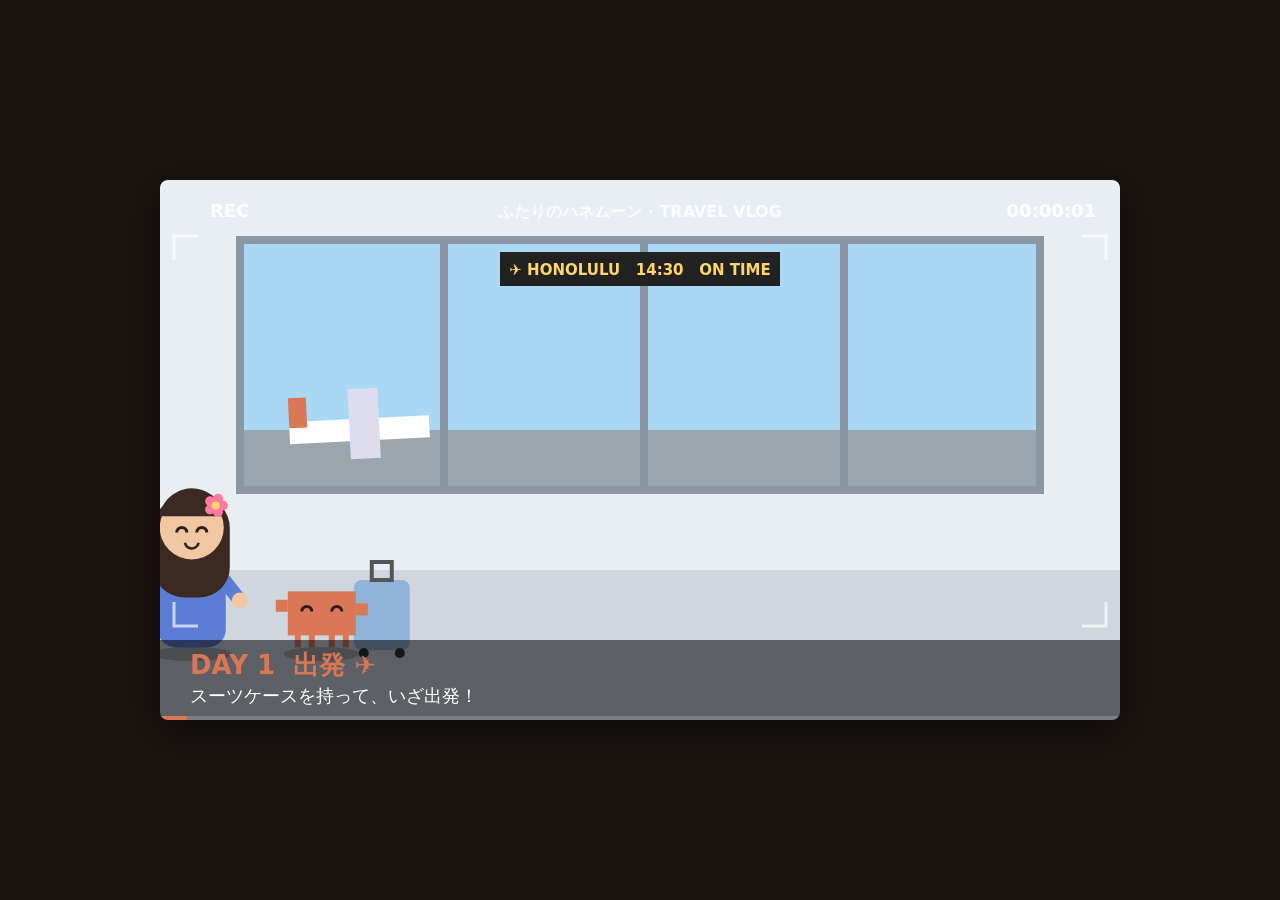
<file: honeymoon-vlog.html>
<!doctype html>
<html lang="ja">
<head>
<meta charset="utf-8">
<meta name="viewport" content="width=device-width,initial-scale=1">
<title>ハネムーン Vlog</title>
<style>
  html,body{margin:0;height:100%;background:#1a1410;display:flex;align-items:center;justify-content:center;font-family:system-ui,sans-serif}
  canvas{max-width:100vw;max-height:100vh;image-rendering:pixelated;border-radius:8px;box-shadow:0 10px 40px #0008}
</style>
</head>
<body>
<canvas id="c" width="960" height="540"></canvas>
<script>
// 即时模式渲染：没有场景图 / 保留对象，每一帧清空画布，根据时间 t 从零重绘所有内容。
const cv = document.getElementById('c'), g = cv.getContext('2d');
const W = cv.width, H = cv.height;
const ORANGE = '#D97757', DARK = '#2b2118';

// ---------- 场景表 ----------
const SCENES = [
  { dur: 6, title: 'DAY 1  出発 ✈️', sub: 'スーツケースを持って、いざ出発！', draw: sceneAirport },
  { dur: 6, title: 'DAY 1  空の上', sub: '雲の上ってこんな感じなんだ', draw: scenePlane },
  { dur: 7, title: 'DAY 2  ビーチ 🏝️', sub: 'かき氷は半分こ', draw: sceneBeach },
  { dur: 7, title: 'DAY 2  夕焼けさんぽ', sub: '手をつないで波打ち際を歩く', draw: sceneSunset },
  { dur: 7, title: 'DAY 3  花火 🎆', sub: 'きれいだね', draw: sceneFireworks },
  { dur: 6, title: 'おかえり', sub: '最高の旅だったね ♡', draw: sceneAlbum },
];
const TOTAL = SCENES.reduce((s, x) => s + x.dur, 0);

// ---------- 基础图元 ----------
function rect(x, y, w, h, c) { g.fillStyle = c; g.fillRect(x, y, w, h); }
function circle(x, y, r, c) { g.fillStyle = c; g.beginPath(); g.arc(x, y, r, 0, Math.PI * 2); g.fill(); }
function text(s, x, y, size, c, align = 'left', weight = 700) {
  g.font = `${weight} ${size}px system-ui, "PingFang SC", "Microsoft YaHei", sans-serif`;
  g.fillStyle = c; g.textAlign = align; g.fillText(s, x, y);
}
function lerp(a, b, k) { return a + (b - a) * k; }
function ease(k) { return k < .5 ? 2 * k * k : 1 - Math.pow(-2 * k + 2, 2) / 2; }

// ---------- 主角 Clawd（像素小螃蟹）----------
// opts: blink, walk(相位), eyes('open'|'closed'|'happy'), arm(举手 0..1), scale
function clawd(x, y, t, o = {}) {
  const s = o.scale || 1;
  g.save(); g.translate(x, y); g.scale(s, s);
  const bob = o.walk != null ? Math.abs(Math.sin(o.walk * 8)) * -4 : Math.sin(t * 2) * 1.5;
  // 影子
  g.fillStyle = '#0003'; g.beginPath(); g.ellipse(0, 4, 38, 7, 0, 0, Math.PI * 2); g.fill();
  g.translate(0, bob);
  // 腿
  const lp = o.walk != null ? Math.sin(o.walk * 8) * 4 : 0;
  for (const [lx, d] of [[-24, 1], [-10, -1], [10, 1], [24, -1]]) rect(lx - 3, -14 + lp * d * .5, 6, 14 - lp * d * .5, ORANGE);
  // 身体
  rect(-34, -56, 68, 44, ORANGE);
  // 钳子（手臂）
  const a = o.arm || 0;
  rect(-46, -44 - a * 18, 12, 12, ORANGE);
  rect(34, -44 - (o.armR != null ? o.armR : 0) * 18, 12, 12, ORANGE);
  // 眼睛
  const blink = (t * 1.3 % 3) < .12;
  const eyes = o.eyes || 'open';
  g.fillStyle = DARK;
  if (eyes === 'closed' || blink) { rect(-20, -40, 10, 3, DARK); rect(10, -40, 10, 3, DARK); }
  else if (eyes === 'happy') {
    g.strokeStyle = DARK; g.lineWidth = 3;
    for (const ex of [-15, 15]) { g.beginPath(); g.arc(ex, -36, 5, Math.PI, 0); g.stroke(); }
  } else { rect(-20, -46, 8, 12, DARK); rect(12, -46, 8, 12, DARK); }
  if (o.blush) { circle(-24, -26, 4, '#f4a3a3aa'); circle(24, -26, 4, '#f4a3a3aa'); }
  g.restore();
}

// ---------- 你（人类搭档，简单圆头小人）----------
function human(x, y, t, o = {}) {
  const s = o.scale || 1;
  g.save(); g.translate(x, y); g.scale(s, s);
  g.fillStyle = '#0003'; g.beginPath(); g.ellipse(0, 4, 40, 7, 0, 0, Math.PI * 2); g.fill();
  const bob = o.walk != null ? -Math.abs(Math.sin(o.walk * 8)) * 4 : o.jump ? -Math.abs(Math.sin(t * 8)) * 20 : Math.sin(t * 2 + 1) * 1.5;
  g.translate(0, bob);
  const HOOD = o.color || '#5b7bd5';
  // 身体（卫衣）
  g.fillStyle = HOOD; g.beginPath(); g.roundRect(-34, -90, 68, 90, 18); g.fill();
  // 手臂
  const aL = o.arm || 0, aR = o.armR || 0;
  g.strokeStyle = HOOD; g.lineWidth = 14; g.lineCap = 'round';
  g.beginPath(); g.moveTo(-30, -70); g.lineTo(-48, -40 - aL * 70); g.stroke();
  g.beginPath(); g.moveTo(30, -70); g.lineTo(48, -40 - aR * 70); g.stroke();
  circle(-48, -40 - aL * 70, 8, '#f1c7a1'); circle(48, -40 - aR * 70, 8, '#f1c7a1');
  // 头
  if (o.long) { g.fillStyle = '#3a2a22'; g.beginPath(); g.roundRect(-38, -150, 76, 100, 30); g.fill(); }
  circle(0, -120, 32, '#f1c7a1');
  g.fillStyle = '#3a2a22'; g.beginPath(); g.arc(0, -126, 33, Math.PI * 1.05, Math.PI * 1.95); g.fill();
  if (o.long) { for (let i = 0; i < 5; i++) circle(24 + Math.cos(i * 1.26) * 7, -142 + Math.sin(i * 1.26) * 7, 5, '#ff7aa2'); circle(24, -142, 4, '#ffd66b'); }
  // 脸
  const blink = ((t + 1.1) * 1.3 % 3) < .12, e = o.eyes || 'open';
  if (e === 'closed' || blink) { rect(-14, -118, 9, 3, DARK); rect(5, -118, 9, 3, DARK); }
  else if (e === 'happy') {
    g.strokeStyle = DARK; g.lineWidth = 3; g.lineCap = 'butt';
    for (const ex of [-10, 10]) { g.beginPath(); g.arc(ex, -115, 5, Math.PI, 0); g.stroke(); }
  } else { circle(-10, -117, 4, DARK); circle(10, -117, 4, DARK); }
  g.strokeStyle = DARK; g.lineWidth = 2.5; g.beginPath();
  if (o.mouth === 'o') { g.arc(0, -102, 5, 0, 7); } else g.arc(0, -106, 7, .2, Math.PI - .2);
  g.stroke();
  if (o.blush) { circle(-20, -106, 5, '#f4a3a388'); circle(20, -106, 5, '#f4a3a388'); }
  g.restore();
}

function bubble(x, y, s, show = true, bg = '#fff') {
  if (!show) return;
  g.font = '600 18px system-ui, "PingFang SC", sans-serif';
  const w = g.measureText(s).width + 28;
  g.fillStyle = bg; g.beginPath(); g.roundRect(x, y - 26, w, 38, 12); g.fill();
  g.strokeStyle = '#0002'; g.lineWidth = 2; g.stroke();
  text(s, x + 14, y, 18, DARK, 'left', 600);
}
function typed(s, k) { return s.slice(0, Math.floor(s.length * Math.min(1, Math.max(0, k)))); }
function heart(x, y, r, c) {
  g.fillStyle = c; g.beginPath(); g.moveTo(x, y + r);
  g.bezierCurveTo(x - r * 2, y - r * .5, x - r * .6, y - r * 1.8, x, y - r * .6);
  g.bezierCurveTo(x + r * .6, y - r * 1.8, x + r * 2, y - r * .5, x, y + r); g.fill();
}
function room(wall, floor) {
  rect(0, 0, W, H, wall); rect(0, 390, W, 150, floor);
}
function desk() { rect(80, 360, 800, 20, '#9c7550'); rect(110, 380, 16, 80, '#8a6a4a'); rect(834, 380, 16, 80, '#8a6a4a'); }
function laptop(x, y, open = 1, screen = '#1e1e2e') {
  rect(x - 110, y, 220, 10, '#aab'); // 底座
  const h = 140 * open;
  rect(x - 100, y - h, 200, h, '#667'); if (open > .3) rect(x - 92, y - h + 8, 184, h - 16, screen);
}

// ---------- 场景 ----------
function sea(t, top, c1, c2) {
  const gr = g.createLinearGradient(0, top, 0, H); gr.addColorStop(0, c1); gr.addColorStop(1, c2);
  g.fillStyle = gr; g.fillRect(0, top, W, H - top);
  g.strokeStyle = 'rgba(255,255,255,.5)'; g.lineWidth = 3;
  for (let r = 0; r < 4; r++) {
    g.beginPath();
    for (let x = 0; x <= W; x += 20) g.lineTo(x, top + 20 + r * 30 + Math.sin(x / 40 + t * 2 + r) * 4);
    g.stroke();
  }
}
function suitcase(x, y, c) {
  g.fillStyle = c; g.beginPath(); g.roundRect(x - 28, y - 70, 56, 70, 8); g.fill();
  g.strokeStyle = '#555'; g.lineWidth = 4; g.strokeRect(x - 10, y - 88, 20, 18);
  circle(x - 18, y + 3, 5, '#333'); circle(x + 18, y + 3, 5, '#333');
}

function sceneAirport(t, k) {
  room('#e9eef3', '#cfd6de');
  // 大きな窓と飛行機
  rect(80, 60, 800, 250, '#a9d8f5'); rect(80, 250, 800, 60, '#9aa5ae');
  const p = ease(k);
  g.save(); g.translate(lerp(150, 900, p), lerp(260, 90, p)); g.rotate(-.25 * Math.min(1, p * 3));
  rect(-70, -10, 140, 22, '#fff'); rect(-10, -40, 30, 70, '#dde'); rect(-70, -34, 18, 30, ORANGE);
  g.restore();
  g.strokeStyle = '#8a97a3'; g.lineWidth = 8; g.strokeRect(80, 60, 800, 250);
  for (let x = 280; x < 880; x += 200) rect(x, 60, 8, 250, '#8a97a3');
  // 出発案内板
  rect(340, 72, 280, 34, '#222'); text('✈ HONOLULU   14:30   ON TIME', 480, 95, 15, '#ffd66b', 'center', 600);
  const walk = lerp(-80, 360, Math.min(1, k * 1.4));
  suitcase(walk - 60, 470, '#f4a3b8');
  human(walk, 470, t, { long: true, walk: t, eyes: 'happy', armR: .1 });
  suitcase(walk + 190, 470, '#8fb3d9');
  clawd(walk + 130, 470, t, { walk: t, eyes: 'happy', arm: .2 });
  if (k > .7) bubble(walk - 40, 300, 'いってきまーす！');
}

function scenePlane(t, k) {
  room('#f2efe9', '#d8d2c8');
  // 機内の窓
  for (const wx of [200, 560]) {
    g.save(); g.beginPath(); g.roundRect(wx, 80, 200, 220, 90); g.clip();
    const sky = g.createLinearGradient(0, 80, 0, 300); sky.addColorStop(0, '#6fb7ef'); sky.addColorStop(1, '#d6efff');
    g.fillStyle = sky; g.fillRect(wx, 80, 200, 220);
    for (let i = 0; i < 6; i++) {
      const cx = wx + ((i * 90 - t * 50) % 360 + 360) % 360 - 60, cy = 150 + (i * 47 % 110);
      circle(cx, cy, 22, '#fff'); circle(cx + 22, cy + 4, 18, '#fff'); circle(cx - 20, cy + 6, 16, '#fff');
    }
    g.restore();
    g.strokeStyle = '#cfc8bd'; g.lineWidth = 12; g.beginPath(); g.roundRect(wx, 80, 200, 220, 90); g.stroke();
  }
  // 座席
  rect(150, 330, 660, 150, '#3d5a80'); rect(150, 320, 660, 16, '#2e4766');
  human(330, 460, t, { long: true, eyes: k > .5 ? 'closed' : 'happy', blush: true });
  clawd(620, 440, t, { eyes: 'open', armR: .6 });
  if (k > .5) {
    const p = (t % 1.3) / 1.3; text('z', 360 + p * 30, 300 - p * 40, 18 + p * 8, `rgba(80,80,120,${1 - p})`);
    // ブランケットをかけてあげる
    g.fillStyle = '#f4a3b8'; g.beginPath(); g.roundRect(270, 390, 120, 70, 12); g.fill();
  }
  bubble(560, 345, k < .5 ? '見て、雲がふわふわ！' : '（おやすみ、着いたら起こすね）');
}

function sceneBeach(t, k) {
  const sky = g.createLinearGradient(0, 0, 0, 260); sky.addColorStop(0, '#5bc0f0'); sky.addColorStop(1, '#bfeaff');
  rect(0, 0, W, H, sky); g.fillStyle = sky; g.fillRect(0, 0, W, 260);
  circle(820, 90, 40, '#ffe27a');
  sea(t, 240, '#2bb3c9', '#7fd9e0');
  rect(0, 360, W, 180, '#f3dcaa');
  // ヤシの木
  rect(90, 150, 18, 220, '#8a5a3b');
  for (let i = 0; i < 5; i++) {
    g.save(); g.translate(99, 150); g.rotate(-2.6 + i * .55 + Math.sin(t * 1.5) * .05);
    g.fillStyle = '#3f9a55'; g.beginPath(); g.ellipse(50, 0, 55, 14, 0, 0, 7); g.fill(); g.restore();
  }
  // パラソル
  g.fillStyle = '#e06c75'; g.beginPath(); g.moveTo(480, 200); g.quadraticCurveTo(480, 150, 600, 170); g.quadraticCurveTo(700, 190, 700, 250); g.fill();
  g.strokeStyle = '#666'; g.lineWidth = 5; g.beginPath(); g.moveTo(600, 175); g.lineTo(580, 380); g.stroke();
  human(420, 460, t, { long: true, color: '#ffb3c7', eyes: 'happy', blush: true, armR: .45 });
  clawd(620, 460, t, { eyes: 'happy', arm: .5, blush: true });
  // かき氷をスプーンで「あーん」
  g.fillStyle = '#fff'; g.beginPath(); g.moveTo(505, 355); g.lineTo(545, 355); g.lineTo(535, 385); g.lineTo(515, 385); g.fill();
  g.fillStyle = '#ff7aa2'; g.beginPath(); g.arc(525, 352, 22, Math.PI, 0); g.fill();
  circle(525, 336, 5, '#e33');
  if (k > .5) {
    const p = Math.min(1, (k - .5) * 4);
    heart(lerp(525, 560, p), lerp(320, 250, p), 12, `rgba(255,90,130,${1 - p * .3})`);
    bubble(300, 110, 'はい、あーん🍧');
  }
  if (k > .75) bubble(560, 160, 'つめたっ！おいしい！');
}

function sceneSunset(t, k) {
  const sky = g.createLinearGradient(0, 0, 0, 300);
  sky.addColorStop(0, '#6b4a9e'); sky.addColorStop(.6, '#f08a5d'); sky.addColorStop(1, '#ffc97a');
  g.fillStyle = sky; g.fillRect(0, 0, W, H);
  circle(480, lerp(230, 290, k), 60, '#ffdf8a');
  sea(t, 280, '#e98a6b', '#6b4a9e');
  rect(0, 400, W, 140, '#c99b7a');
  // 足あと
  const x = lerp(80, 760, k);
  for (let fx = 60; fx < x - 60; fx += 36) { circle(fx, 470, 4, '#a87a5a'); circle(fx + 18, 478, 4, '#a87a5a'); }
  // シルエット：手とハサミをつなぐ
  g.globalAlpha = .9;
  human(x, 470, t, { long: true, color: '#3a2a50', walk: t, armR: .15 });
  clawd(x + 95, 470, t, { walk: t, arm: .15 });
  g.globalAlpha = 1;
  for (let i = 0; i < 3; i++) {
    const p = (t * .5 + i / 3) % 1;
    heart(x + 50 + Math.sin(t * 2 + i) * 20, 330 - p * 120, 8 + p * 4, `rgba(255,140,170,${1 - p})`);
  }
}

function sceneFireworks(t, k) {
  rect(0, 0, W, H, '#0e1030');
  for (let i = 0; i < 50; i++) circle((i * 97) % W, (i * 61) % 300, 1.3, `rgba(255,255,255,${.4 + .4 * Math.sin(t * 2 + i)})`);
  // 花火（毎フレーム、時間から粒の位置を計算）
  const cols = ['#ff7aa2', '#ffd66b', '#7ad0ff', '#a8ff9a', ORANGE];
  for (let n = 0; n < 5; n++) {
    const life = ((t * .45 + n * .23) % 1);
    const cx = 160 + n * 160, cy = 110 + (n * 53 % 90);
    if (life < .25) { // 打ち上げ
      circle(cx, lerp(420, cy, life / .25), 3, '#fff'); continue;
    }
    const p = (life - .25) / .75;
    for (let i = 0; i < 24; i++) {
      const a = i / 24 * Math.PI * 2, r = ease(p) * 80;
      circle(cx + Math.cos(a) * r, cy + Math.sin(a) * r + p * p * 30, 3 * (1 - p) + .5, cols[n] + Math.floor((1 - p) * 255).toString(16).padStart(2, '0'));
    }
  }
  // 水面の反射と堤防
  sea(t, 380, '#161a4a', '#0e1030');
  rect(0, 440, W, 100, '#1f1b30');
  human(400, 470, t, { long: true, color: '#b48ce0', eyes: 'happy', blush: true, arm: .15, armR: .15 });
  clawd(530, 470, t, { eyes: 'happy', blush: true });
  if (k > .4) bubble(300, 250, 'わぁ…きれい');
  if (k > .65) bubble(470, 300, 'うん、来てよかった');
}

function sceneAlbum(t, k) {
  room('#fdf3e7', '#e8d3b8');
  text('🌺 HONEYMOON ALBUM 🌺', W / 2, 95, 28, ORANGE, 'center', 800);
  const pics = [['#a9d8f5', '✈️ 出発'], ['#7fd9e0', '🍧 ビーチ'], ['#f08a5d', '🌅 夕焼け'], ['#0e1030', '🎆 花火']];
  pics.forEach(([c, label], i) => {
    const kk = Math.min(1, Math.max(0, (k - i * .12) / .15)); if (!kk) return;
    const x = 150 + i * 200, y = 250;
    g.save(); g.translate(x, lerp(y - 40, y, ease(kk))); g.rotate((i % 2 ? .06 : -.05)); g.globalAlpha = kk;
    rect(-80, -90, 160, 190, '#fff'); rect(-70, -80, 140, 130, c);
    clawd(20, 40, t, { eyes: 'happy', scale: .35 });
    circle(-25, 10, 14, '#f1c7a1'); rect(-39, 24, 28, 26, '#ffb3c7');
    text(label, 0, 85, 16, DARK, 'center', 600);
    g.restore();
  });
  if (k > .6) {
    heart(W / 2, 400, 22 + Math.sin(t * 4) * 2, '#ff6b8f');
    text('最高の旅だったね ♡', W / 2, 450, 24, DARK, 'center', 700);
  }
}

// ---------- Vlog UI 叠加层 ----------
function overlay(scene, idx, k, t, gt) {
  // 转场淡入淡出
  const fade = Math.min(1, k * scene.dur / .4, (1 - k) * scene.dur / .4);
  rect(0, 0, W, H, `rgba(0,0,0,${1 - fade})`);
  // 字幕条
  const a = Math.min(1, k * scene.dur / .8);
  g.globalAlpha = a;
  rect(0, H - 80, W, 80, 'rgba(0,0,0,.55)');
  text(scene.title, 30, H - 46, 26, ORANGE);
  text(scene.sub, 30, H - 18, 18, '#fff', 'left', 500);
  g.globalAlpha = 1;
  // REC 点 + 时间码
  if ((t * 2 | 0) % 2) circle(34, 30, 8, '#e53935');
  text('REC', 50, 37, 18, '#fff');
  const s = gt | 0;
  text(`00:${String(s / 60 | 0).padStart(2, '0')}:${String(s % 60).padStart(2, '0')}`, W - 24, 37, 18, '#fff', 'right');
  text('ふたりのハネムーン · TRAVEL VLOG', W / 2, 37, 16, '#ffffffcc', 'center', 600);
  // 取景框四角
  g.strokeStyle = '#ffffffaa'; g.lineWidth = 3;
  for (const [cx, cy, dx, dy] of [[14, 56, 1, 1], [W - 14, 56, -1, 1], [14, H - 94, 1, -1], [W - 14, H - 94, -1, -1]]) {
    g.beginPath(); g.moveTo(cx, cy + dy * 24); g.lineTo(cx, cy); g.lineTo(cx + dx * 24, cy); g.stroke();
  }
  // 进度条
  rect(0, H - 4, W, 4, '#fff3'); rect(0, H - 4, W * gt / TOTAL, 4, ORANGE);
}

// ---------- 主循环：每帧全量重绘 ----------
let start = performance.now(), paused = false, pauseAt = 0;
cv.addEventListener('click', () => {
  if (paused) start += performance.now() - pauseAt; else pauseAt = performance.now();
  paused = !paused;
});
function frame(now) {
  requestAnimationFrame(frame);
  if (paused) return;
  const gt = ((now - start) / 1000) % TOTAL;
  let acc = 0, idx = 0;
  while (gt >= acc + SCENES[idx].dur) acc += SCENES[idx++].dur;
  const scene = SCENES[idx], local = gt - acc, k = local / scene.dur;
  g.clearRect(0, 0, W, H);
  g.save(); scene.draw(gt, k); g.restore();
  overlay(scene, idx, k, gt, gt);
}
requestAnimationFrame(frame);
</script>
</body>
</html>
</file>
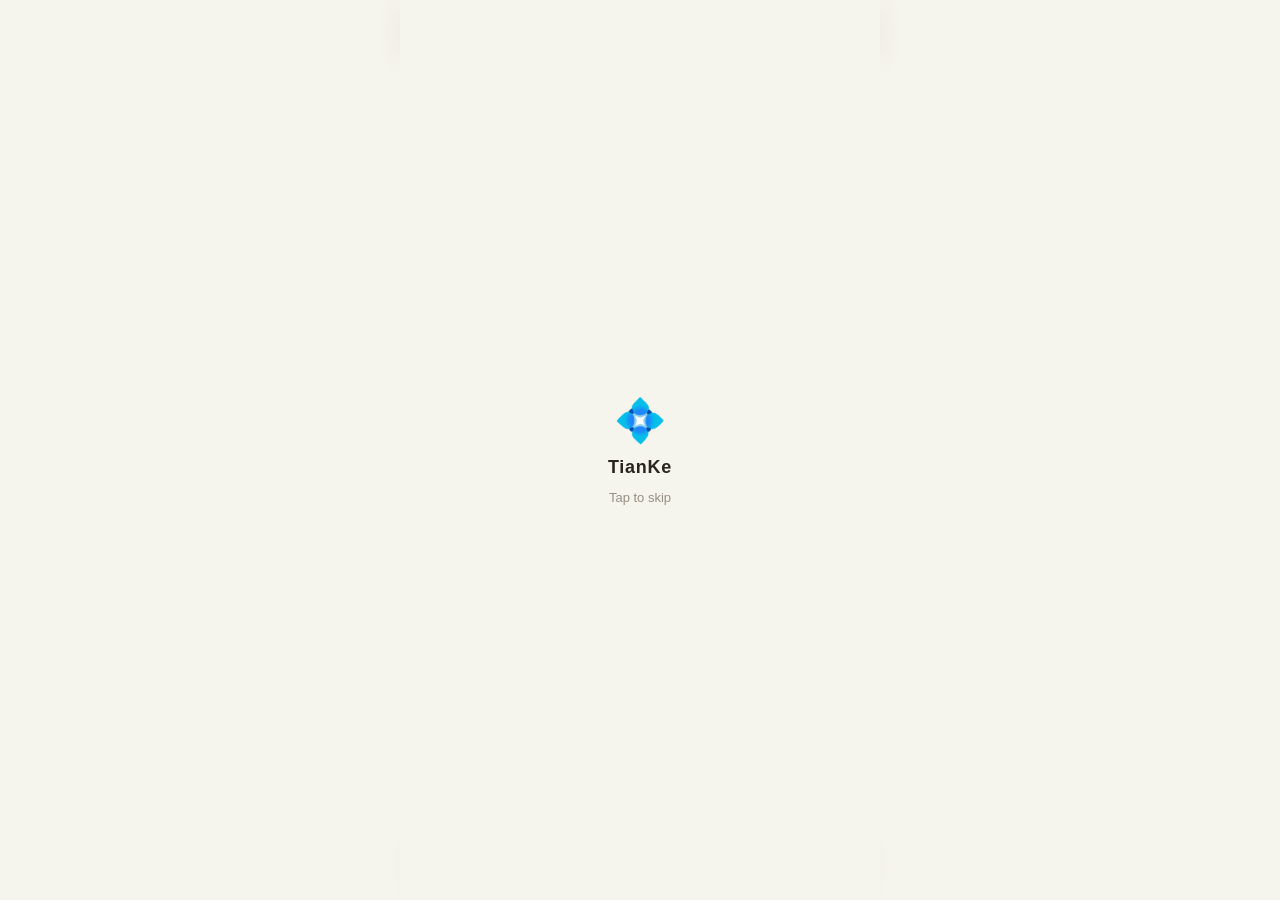
<file: tianke.html>
<!doctype html>
<html lang="zh-CN">
<head>
  <meta charset="utf-8" />
  <meta name="viewport" content="width=device-width, initial-scale=1, viewport-fit=cover" />
  <title>TianKe</title>
<style>
  :root {
    --surface-rgb: 245, 244, 237;
    --card-rgb: 253, 252, 248;
    --ink-rgb: 41, 37, 32;
    --ink-soft-rgb: 128, 118, 105;
    --border-rgb: 218, 210, 195;
    --shadow-rgb: 120, 96, 72;
    --accent-rgb: 217, 119, 87;
    --accent-soft-rgb: 240, 198, 178;

    --sp-1: 4px; --sp-2: 8px; --sp-2-5: 10px; --sp-3: 12px;
    --sp-4: 16px; --sp-4-5: 20px; --sp-5: 24px;
    --r-md: 14px; --r-lg: 18px; --r-xl: 24px; --r-pill: 999px;
    --fs-sm: 13px; --fs-md: 15px; --fs-lg: 18px;
    --glass-blur: 16px; --glass-saturate: 132%;
  }

  #app.theme-night {
    --surface-rgb: 26, 24, 30; --card-rgb: 38, 35, 42;
    --ink-rgb: 235, 230, 225; --ink-soft-rgb: 158, 150, 156;
    --border-rgb: 70, 64, 74; --shadow-rgb: 0, 0, 0;
    --accent-rgb: 224, 138, 108; --accent-soft-rgb: 96, 62, 48;
  }

  * { box-sizing: border-box; }
  html, body { height: 100%; margin: 0; overflow: hidden; }
  body {
    font-family: -apple-system, "PingFang SC", "Helvetica Neue", Arial, sans-serif;
    font-size: var(--fs-md);
    color: rgb(var(--ink-rgb));
    background: rgb(var(--surface-rgb));
  }

  #app {
    position: relative; height: 100vh; height: 100dvh;
    max-width: 480px; margin: 0 auto;
    display: flex; flex-direction: column;
    isolation: isolate; background: rgb(var(--surface-rgb));
  }
  #app::before {
    content: ""; position: absolute; inset: 0; z-index: -1; pointer-events: none;
    background-image:
      radial-gradient(ellipse at 20% -10%, rgba(var(--accent-soft-rgb), .35), transparent 55%),
      radial-gradient(ellipse at 100% 0%, rgba(var(--accent-rgb), .12), transparent 60%);
  }
  #app.theme-night::before { opacity: .35; }

  #app-header {
    position: relative; isolation: isolate; z-index: 10; flex: none;
    display: flex; align-items: center; justify-content: space-between;
    padding: var(--sp-3) var(--sp-4);
  }
  #app-header::before {
    content: ""; position: absolute; inset: 0; z-index: -1;
    border-bottom: 1px solid rgba(var(--border-rgb), .46);
    background: linear-gradient(180deg, rgba(var(--surface-rgb), .86), rgba(var(--surface-rgb), .72));
    box-shadow: 0 8px 28px rgba(var(--shadow-rgb), .08), inset 0 1px 0 rgba(var(--card-rgb), .72);
    backdrop-filter: blur(var(--glass-blur)) saturate(var(--glass-saturate));
    -webkit-backdrop-filter: blur(var(--glass-blur)) saturate(var(--glass-saturate));
  }

  .app-title { display: flex; align-items: baseline; gap: var(--sp-2); }
  .app-title strong { font-size: var(--fs-lg); color: rgb(var(--ink-rgb)); }
  .app-title .status-dot { color: rgb(var(--accent-rgb)); }
  .app-title .status-text { font-size: var(--fs-sm); color: rgba(var(--ink-soft-rgb), .9); }
  .header-controls { display: flex; align-items: center; gap: var(--sp-2); }

  #theme-toggle, #settings-btn {
    border: 1px solid rgba(var(--border-rgb), .40);
    background: rgba(var(--card-rgb), .46);
    border-radius: var(--r-pill);
    padding: var(--sp-1) var(--sp-3);
    font-size: var(--fs-sm); color: rgb(var(--ink-rgb)); cursor: pointer;
  }
  #settings-btn { padding: var(--sp-1) var(--sp-2-5); color: rgba(var(--ink-soft-rgb), .9); }

  #chat-scroll {
    flex: 1; min-height: 0; overflow-y: auto;
    padding: var(--sp-4) var(--sp-4) var(--sp-2);
    display: flex; flex-direction: column; gap: var(--sp-4);
  }

  .msg-group { display: flex; flex-direction: column; gap: var(--sp-2); max-width: 82%; }
  .msg-group--user { align-self: flex-end; align-items: flex-end; }
  .msg-group--ai   { align-self: flex-start; align-items: flex-start; }
  .msg-time { font-size: 11px; color: rgba(var(--ink-soft-rgb), .8); padding: 0 var(--sp-1); }

  .msg-bubble {
    padding: var(--sp-3) var(--sp-4); border-radius: var(--r-lg);
    line-height: 1.5; word-break: break-word; white-space: pre-wrap;
  }
  .msg-group--user .msg-bubble {
    background: rgb(var(--accent-rgb)); color: #fff;
    border-bottom-right-radius: var(--sp-1);
  }
  .msg-group--ai .msg-bubble {
    position: relative; isolation: isolate;
    border-bottom-left-radius: var(--sp-1); color: rgb(var(--ink-rgb));
  }
  .msg-group--ai .msg-bubble::before {
    content: ""; position: absolute; inset: 0; z-index: -1;
    border: 1px solid rgba(var(--card-rgb), .42); border-radius: inherit;
    background: linear-gradient(180deg, rgba(var(--card-rgb), .60), rgba(var(--surface-rgb), .30));
    box-shadow: 0 5px 12px rgba(var(--shadow-rgb), .08), 0 1px 3px rgba(var(--shadow-rgb), .05);
    backdrop-filter: blur(8px) saturate(135%);
    -webkit-backdrop-filter: blur(8px) saturate(135%);
  }
  .msg-group--ai.is-typing .msg-bubble { color: rgba(var(--ink-soft-rgb), .9); font-style: italic; }

  #quick-actions {
    flex: none; display: flex; gap: var(--sp-2);
    padding: 0 var(--sp-4) var(--sp-2); overflow-x: auto;
  }
  .quick-chip {
    flex: none; border: 1px solid rgba(var(--border-rgb), .40);
    background: rgba(var(--card-rgb), .46); border-radius: var(--r-pill);
    padding: var(--sp-1) var(--sp-3); font-size: var(--fs-sm);
    color: rgb(var(--ink-rgb)); cursor: pointer; white-space: nowrap;
  }

  #composer-wrap { flex: none; padding: 0 var(--sp-3) var(--sp-3); }
  #composer {
    position: relative; isolation: isolate; display: flex;
    align-items: flex-end; gap: var(--sp-2);
    padding: var(--sp-3) var(--sp-3) var(--sp-3) var(--sp-4); border-radius: var(--r-xl);
  }
  #composer::before {
    content: ""; position: absolute; inset: 0; z-index: -1;
    border: 1px solid rgba(var(--border-rgb), .46); border-radius: inherit;
    background: linear-gradient(180deg, rgba(var(--surface-rgb), .86), rgba(var(--surface-rgb), .72));
    box-shadow: 0 0 0 1px rgba(var(--card-rgb), .80),
                0 8px 28px rgba(var(--shadow-rgb), .08),
                inset 0 1px 0 rgba(var(--card-rgb), .72);
    backdrop-filter: blur(var(--glass-blur)) saturate(var(--glass-saturate));
    -webkit-backdrop-filter: blur(var(--glass-blur)) saturate(var(--glass-saturate));
  }
  #composer-input {
    flex: 1; resize: none; border: none; background: transparent;
    outline: none; font: inherit; color: rgb(var(--ink-rgb));
    max-height: 120px; padding: var(--sp-1) 0;
  }
  #composer-input::placeholder { color: rgba(var(--ink-soft-rgb), .7); }
  #composer-send {
    flex: none; width: 36px; height: 36px; border-radius: var(--r-pill);
    border: none; background: rgb(var(--accent-rgb)); color: #fff;
    font-size: var(--fs-md); cursor: pointer;
    display: flex; align-items: center; justify-content: center;
  }
  #composer-send:disabled { opacity: .4; cursor: default; }

  #splash {
    position: absolute; inset: 0; z-index: 20;
    display: flex; flex-direction: column; align-items: center; justify-content: center;
    gap: var(--sp-3); background: rgb(var(--surface-rgb));
    transition: opacity .4s ease; cursor: pointer;
  }
  #splash.is-hidden { opacity: 0; pointer-events: none; }
  #splash .splash-mark { font-size: 42px; }
  #splash .splash-name { font-size: var(--fs-lg); font-weight: 600; letter-spacing: .04em; }
  #splash .splash-hint { font-size: var(--fs-sm); color: rgba(var(--ink-soft-rgb), .8); }

  #apikey-overlay {
    position: absolute; inset: 0; z-index: 30;
    display: flex; align-items: center; justify-content: center;
    padding: var(--sp-4);
    background: rgba(var(--surface-rgb), .7);
    backdrop-filter: blur(12px); -webkit-backdrop-filter: blur(12px);
  }
  .apikey-card {
    position: relative; isolation: isolate; width: 100%; max-width: 320px;
    padding: var(--sp-5) var(--sp-4); border-radius: var(--r-xl);
    display: flex; flex-direction: column; gap: var(--sp-3);
  }
  .apikey-card::before {
    content: ""; position: absolute; inset: 0; z-index: -1; border-radius: inherit;
    border: 1px solid rgba(var(--border-rgb), .46);
    background: linear-gradient(180deg, rgba(var(--card-rgb), .92), rgba(var(--surface-rgb), .88));
    box-shadow: 0 16px 48px rgba(var(--shadow-rgb), .16), 0 2px 8px rgba(var(--shadow-rgb), .08);
    backdrop-filter: blur(var(--glass-blur)) saturate(var(--glass-saturate));
    -webkit-backdrop-filter: blur(var(--glass-blur)) saturate(var(--glass-saturate));
  }
  .apikey-title { font-size: var(--fs-lg); font-weight: 600; color: rgb(var(--ink-rgb)); }
  .apikey-presets { display: flex; gap: var(--sp-2); flex-wrap: wrap; }
  .apikey-preset {
    border: 1px solid rgba(var(--border-rgb), .60);
    background: rgba(var(--card-rgb), .60);
    border-radius: var(--r-pill); padding: var(--sp-1) var(--sp-3);
    font: inherit; font-size: var(--fs-sm); color: rgb(var(--ink-rgb)); cursor: pointer;
  }
  .apikey-preset:hover { background: rgba(var(--accent-rgb), .12); border-color: rgba(var(--accent-rgb), .40); }
  .apikey-label {
    display: flex; flex-direction: column; gap: var(--sp-1);
    font-size: var(--fs-sm); color: rgba(var(--ink-soft-rgb), .9);
  }
  .apikey-label input {
    width: 100%; padding: var(--sp-2-5) var(--sp-3);
    border: 1px solid rgba(var(--border-rgb), .60);
    border-radius: var(--r-md);
    background: rgba(var(--card-rgb), .70); color: rgb(var(--ink-rgb));
    font: inherit; font-size: var(--fs-sm); outline: none; box-sizing: border-box;
  }
  .apikey-label input:focus { border-color: rgba(var(--accent-rgb), .80); }
  .apikey-error { font-size: var(--fs-sm); color: rgb(var(--accent-rgb)); display: none; margin: 0; }
  .apikey-error.is-visible { display: block; }
  #apikey-confirm {
    padding: var(--sp-2-5) 0; border: none; border-radius: var(--r-md);
    background: rgb(var(--accent-rgb)); color: #fff;
    font: inherit; font-size: var(--fs-md); font-weight: 500; cursor: pointer;
  }
  #apikey-confirm:hover { filter: brightness(1.06); }

  @media (prefers-reduced-motion: reduce) { #splash { transition: none; } }
</style>
</head>
<body>
<div id="app">
  <div id="splash">
    <div class="splash-mark">💠</div>
    <div class="splash-name">TianKe</div>
    <div class="splash-hint">Tap to skip</div>
  </div>

  <header id="app-header">
    <div class="app-title">
      <strong>TianKe</strong>
      <span class="status-dot">•</span>
      <span class="status-text" id="status-text">在线</span>
    </div>
    <div class="header-controls">
      <button id="theme-toggle" type="button" aria-label="切换夜间模式">☾ / ☀</button>
      <button id="settings-btn" type="button" aria-label="接口设置">⚙</button>
    </div>
  </header>

  <main id="chat-scroll"></main>

  <div id="quick-actions">
    <button class="quick-chip" type="button" data-action="steps">步数</button>
    <button class="quick-chip" type="button" data-action="location">定位</button>
    <button class="quick-chip" type="button" data-action="photo">拍照</button>
    <button class="quick-chip" type="button" data-action="file">文件</button>
  </div>

  <div id="composer-wrap">
    <form id="composer">
      <textarea id="composer-input" rows="1" placeholder="跟 TianKe 说点什么…"></textarea>
      <button id="composer-send" type="submit" disabled aria-label="发送">➤</button>
    </form>
  </div>
</div>

<script>
(() => {
  "use strict";

  const THEME_KEY   = "tianke.theme";
  const KEY_APIKEY  = "tianke.apiKey";
  const KEY_BASE    = "tianke.apiBase";
  const KEY_MODEL   = "tianke.model";
  const DEFAULT_BASE  = "https://api.deepseek.com";
  const DEFAULT_MODEL = "deepseek-chat";
  const SYSTEM_PROMPT = "你是 TianKe，一个温柔体贴、富有情感的 AI 助手。请用中文回复，语气自然简洁。";

  const PRESETS = [
    { label: "DeepSeek",   base: "https://api.deepseek.com",  model: "deepseek-chat" },
    { label: "Meimaobing", base: "https://api.meimaobing.ai", model: "claude-sonnet-4-5" },
    { label: "OpenAI",     base: "https://api.openai.com",    model: "gpt-4o-mini" },
  ];

  const app         = document.getElementById("app");
  const splash      = document.getElementById("splash");
  const themeToggle = document.getElementById("theme-toggle");
  const settingsBtn = document.getElementById("settings-btn");
  const chatScroll  = document.getElementById("chat-scroll");
  const composer    = document.getElementById("composer");
  const input       = document.getElementById("composer-input");
  const sendBtn     = document.getElementById("composer-send");
  const quickActions= document.getElementById("quick-actions");
  const statusText  = document.getElementById("status-text");

  function ls(k, fb = null)   { try { return localStorage.getItem(k) || fb; } catch { return fb; } }
  function lsSet(k, v)        { try { localStorage.setItem(k, v); } catch {} }
  function lsDel(k)           { try { localStorage.removeItem(k); } catch {} }

  let apiKey  = ls(KEY_APIKEY);
  let apiBase = ls(KEY_BASE, DEFAULT_BASE);
  let model   = ls(KEY_MODEL, DEFAULT_MODEL);
  let isFetching = false;
  const conversationHistory = [];

  function applyTheme(t) { app.classList.toggle("theme-night", t === "night"); }
  try { applyTheme(ls(THEME_KEY)); } catch {}
  themeToggle.addEventListener("click", () => {
    const next = app.classList.contains("theme-night") ? "light" : "night";
    applyTheme(next); lsSet(THEME_KEY, next);
  });

  function dismissSplash() { splash.classList.add("is-hidden"); }
  splash.addEventListener("click", dismissSplash);
  setTimeout(dismissSplash, 1200);

  function showApiKeyPrompt() {
    document.getElementById("apikey-overlay")?.remove();
    const overlay = document.createElement("div");
    overlay.id = "apikey-overlay";
    overlay.innerHTML = `
      <div class="apikey-card">
        <div class="apikey-title">接口设置</div>
        <div class="apikey-presets" id="apikey-presets">
          ${PRESETS.map((p,i) => `<button class="apikey-preset" type="button" data-idx="${i}">${p.label}</button>`).join("")}
        </div>
        <label class="apikey-label">接口地址
          <input id="apikey-base" type="url" placeholder="https://api.deepseek.com" autocomplete="off" />
        </label>
        <label class="apikey-label">API Key
          <input id="apikey-input" type="password" placeholder="sk-…" autocomplete="off" spellcheck="false" />
        </label>
        <label class="apikey-label">模型
          <input id="apikey-model" type="text" placeholder="deepseek-chat" autocomplete="off" />
        </label>
        <p class="apikey-error" id="apikey-error">请填写接口地址和 Key。</p>
        <button id="apikey-confirm" type="button">确认</button>
      </div>`;
    app.appendChild(overlay);

    const baseInput  = overlay.querySelector("#apikey-base");
    const keyInput   = overlay.querySelector("#apikey-input");
    const modelInput = overlay.querySelector("#apikey-model");
    const confirmBtn = overlay.querySelector("#apikey-confirm");
    const errorMsg   = overlay.querySelector("#apikey-error");

    baseInput.value  = apiBase;
    if (apiKey) keyInput.value = apiKey;
    modelInput.value = model;

    overlay.querySelector("#apikey-presets").addEventListener("click", (e) => {
      const btn = e.target.closest(".apikey-preset");
      if (!btn) return;
      const p = PRESETS[+btn.dataset.idx];
      baseInput.value = p.base; modelInput.value = p.model; keyInput.focus();
    });

    [baseInput, keyInput, modelInput].forEach(el =>
      el.addEventListener("input", () => errorMsg.classList.remove("is-visible"))
    );

    function confirm() {
      const base = baseInput.value.trim().replace(/\/$/, "");
      const key  = keyInput.value.trim();
      const mdl  = modelInput.value.trim() || DEFAULT_MODEL;
      if (!base || !key) { errorMsg.classList.add("is-visible"); return; }
      apiBase = base; apiKey = key; model = mdl;
      lsSet(KEY_BASE, base); lsSet(KEY_APIKEY, key); lsSet(KEY_MODEL, mdl);
      overlay.remove();
    }
    confirmBtn.addEventListener("click", confirm);
    [baseInput, keyInput, modelInput].forEach(el =>
      el.addEventListener("keydown", (e) => { if (e.key === "Enter") confirm(); })
    );
    setTimeout(() => (apiKey ? keyInput : baseInput).focus(), 50);
  }

  settingsBtn.addEventListener("click", showApiKeyPrompt);
  if (!apiKey) setTimeout(showApiKeyPrompt, 1300);

  function timeLabel(d) {
    const p = n => String(n).padStart(2, "0");
    return `${p(d.getMonth()+1)}/${p(d.getDate())} ${p(d.getHours())}:${p(d.getMinutes())}:${p(d.getSeconds())}`;
  }
  function appendMessage({ role, text }) {
    const g = document.createElement("div");
    g.className = `msg-group msg-group--${role}`;
    const t = document.createElement("div"); t.className = "msg-time";
    t.textContent = `• ${timeLabel(new Date())}`;
    const b = document.createElement("div"); b.className = "msg-bubble";
    b.textContent = text;
    g.appendChild(t); g.appendChild(b);
    chatScroll.appendChild(g);
    chatScroll.scrollTop = chatScroll.scrollHeight;
    return g;
  }
  function appendTyping() {
    const g = appendMessage({ role: "ai", text: "…" });
    g.classList.add("is-typing"); return g;
  }

  async function callAI(userText) {
    if (!apiKey) { showApiKeyPrompt(); return; }
    isFetching = true; sendBtn.disabled = true; statusText.textContent = "回复中…";
    conversationHistory.push({ role: "user", content: userText });
    const typingGroup = appendTyping();
    const bubble = typingGroup.querySelector(".msg-bubble");
    let accumulated = "";

    try {
      const messages = [{ role: "system", content: SYSTEM_PROMPT }, ...conversationHistory];
      const resp = await fetch(`${apiBase}/v1/chat/completions`, {
        method: "POST",
        headers: { "Authorization": `Bearer ${apiKey}`, "Content-Type": "application/json" },
        body: JSON.stringify({ model, max_tokens: 1024, messages }),
      });

      if (!resp.ok) {
        let e = `HTTP ${resp.status}`;
        try { const b = await resp.json(); e = b.error?.message ?? e; } catch {}
        throw new Error(e);
      }

      const data = await resp.json();
      accumulated = data.choices?.[0]?.message?.content ?? "（无回复）";
      typingGroup.classList.remove("is-typing");
      bubble.textContent = accumulated;
      conversationHistory.push({ role: "assistant", content: accumulated });

    } catch (err) {
      typingGroup.remove(); conversationHistory.pop();
      const msg = err.message ?? "";
      const isAuth = msg.includes("401") || msg.toLowerCase().includes("api key") || msg.toLowerCase().includes("authentication");
      appendMessage({ role: "ai", text: `❌ ${isAuth ? "Key 无效，请重新设置。" : `出错：${msg}`}` });
      if (isAuth) { lsDel(KEY_APIKEY); apiKey = null; setTimeout(showApiKeyPrompt, 500); }
    } finally {
      isFetching = false; statusText.textContent = "在线";
      sendBtn.disabled = input.value.trim().length === 0;
    }
  }

  function sendCurrentInput() {
    const text = input.value.trim();
    if (!text || isFetching) return;
    appendMessage({ role: "user", text });
    input.value = ""; autoResize(); callAI(text);
  }
  composer.addEventListener("submit", (e) => { e.preventDefault(); sendCurrentInput(); });
  input.addEventListener("keydown", (e) => {
    if (e.key === "Enter" && !e.shiftKey) { e.preventDefault(); sendCurrentInput(); }
  });
  function autoResize() {
    input.style.height = "auto";
    input.style.height = `${Math.min(input.scrollHeight, 120)}px`;
    sendBtn.disabled = input.value.trim().length === 0;
  }
  input.addEventListener("input", autoResize);

  quickActions.addEventListener("click", (e) => {
    const chip = e.target.closest(".quick-chip");
    if (!chip || isFetching) return;
    const labels = { steps: "上报步数", location: "上报定位", photo: "拍照", file: "发送文件" };
    const text = labels[chip.dataset.action] ?? chip.textContent;
    appendMessage({ role: "user", text }); callAI(text);
  });

  appendMessage({ role: "ai", text: "TianKe 已上线，随时可以聊。" });
  statusText.textContent = "在线";
})();
</script>
</body>
</html>
</file>
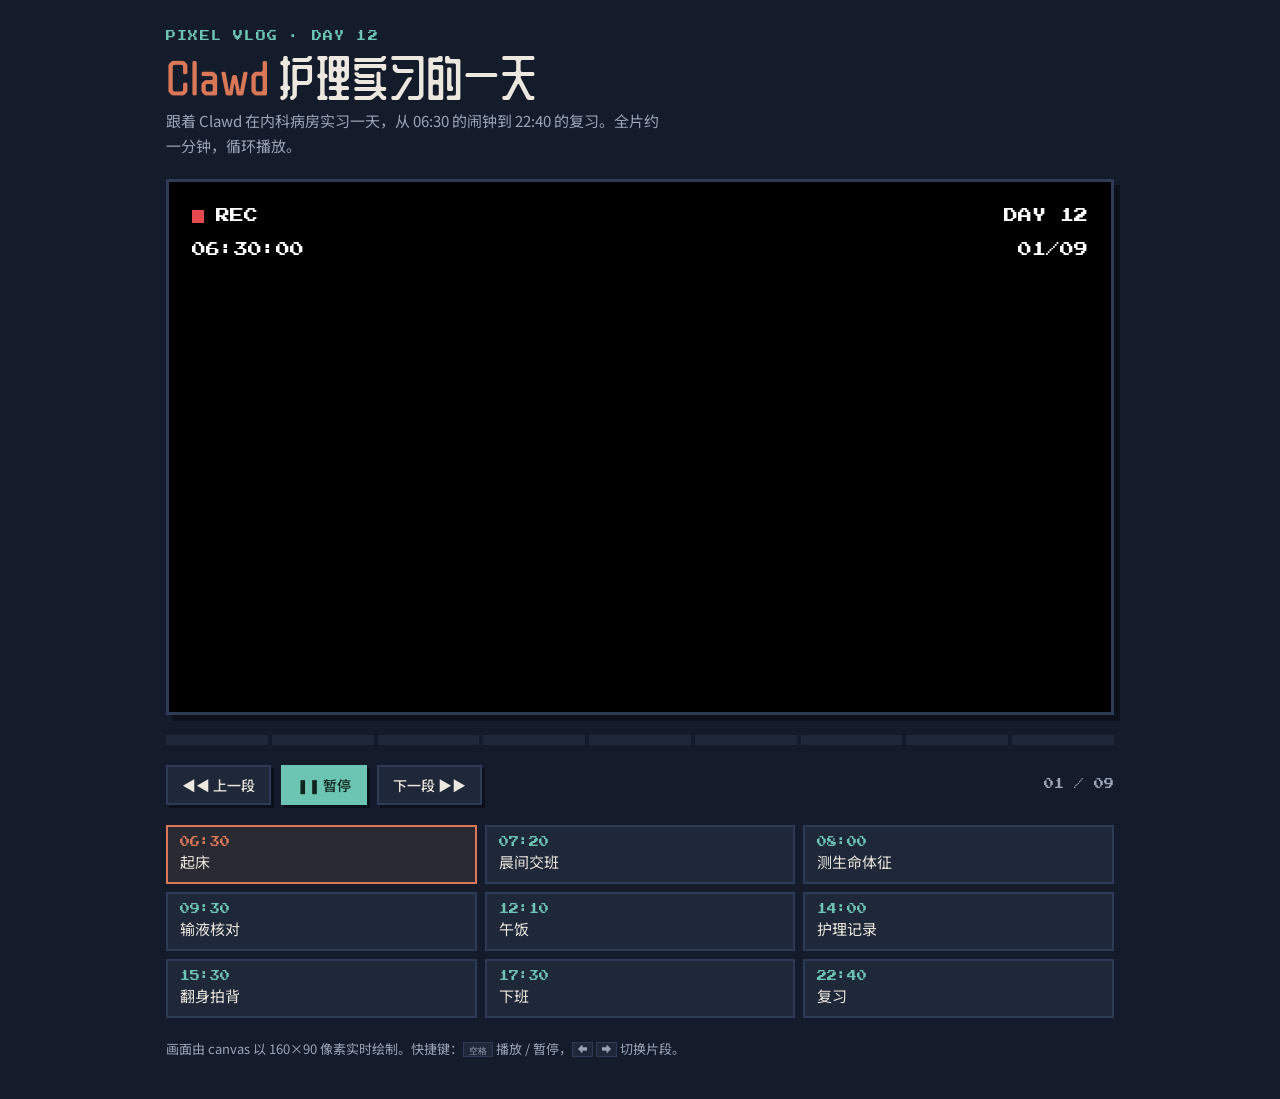
<file: vlog/nursing-intern-day.html>
<!doctype html>
<html lang="zh-CN">
<head>
<meta charset="utf-8">
<meta name="viewport" content="width=device-width, initial-scale=1, viewport-fit=cover">
<title>Clawd 护理实习 Vlog</title>
<link rel="preconnect" href="https://fonts.googleapis.com">
<link rel="preconnect" href="https://fonts.gstatic.com" crossorigin>
<link rel="stylesheet" href="https://fonts.googleapis.com/css2?family=Press+Start+2P&family=ZCOOL+QingKe+HuangYou&family=Noto+Sans+SC:wght@400;500;700&display=swap">
<style>
:root{
  color-scheme: dark;
  --bg:#141B2B; --panel:#1E2839; --line:#2E3B54; --ink:#ECE8DF; --muted:#9AA6B8;
  --teal:#6CC4B2; --orange:#D97757; --rec:#E5484D;
  --pixel:"Press Start 2P", ui-monospace, "SFMono-Regular", Menlo, monospace;
  --display:"ZCOOL QingKe HuangYou", "Noto Sans SC", "PingFang SC", "Microsoft YaHei", sans-serif;
  --body:"Noto Sans SC", "PingFang SC", "Microsoft YaHei", system-ui, sans-serif;
}
*{box-sizing:border-box}
html,body{margin:0}
body{background:var(--bg);color:var(--ink);font-family:var(--body);font-size:15px;line-height:1.65}
.wrap{max-width:980px;margin:0 auto;padding-inline:16px;padding-block:28px 40px;display:flex;flex-direction:column;gap:20px}
header{display:flex;flex-direction:column;gap:6px}
.eyebrow{font-family:var(--pixel);font-size:10px;letter-spacing:.12em;color:var(--teal)}
h1{font-family:var(--display);font-weight:400;font-size:clamp(30px,6vw,48px);line-height:1.1;margin:0;text-wrap:balance}
h1 span{color:var(--orange)}
.lead{margin:0;color:var(--muted);max-width:62ch}

.player{position:relative;container-type:inline-size;border:3px solid var(--line);background:#000;box-shadow:6px 6px 0 #0B101B}
canvas{display:block;width:100%;height:auto;aspect-ratio:16/9;image-rendering:pixelated;image-rendering:crisp-edges}
.scan{position:absolute;inset:0;pointer-events:none;background:repeating-linear-gradient(to bottom,rgba(0,0,0,0) 0 2px,rgba(0,0,0,.10) 2px 3px)}
.hud{position:absolute;inset:0;pointer-events:none;font-family:var(--pixel);font-size:max(8px,1.5cqw);color:#fff;text-shadow:1px 1px 0 #000}
.hud .tl{position:absolute;left:2.4cqw;top:2.4cqw;display:flex;flex-direction:column;gap:1.2cqw}
.hud .tr{position:absolute;right:2.4cqw;top:2.4cqw;text-align:right;display:flex;flex-direction:column;gap:1.2cqw}
.rec{display:flex;align-items:center;gap:.8em}
.dot{width:.9em;height:.9em;background:var(--rec);display:inline-block}
.rec.paused .dot{background:transparent;border-left:.3em solid #fff;border-right:.3em solid #fff;width:.9em}
.blink{animation:blink 1s steps(1) infinite}
@keyframes blink{50%{opacity:0}}
.sub{position:absolute;left:50%;bottom:3cqw;transform:translateX(-50%);width:max-content;max-width:88%;
  font-family:var(--body);font-weight:500;font-size:max(12px,2.7cqw);line-height:1.45;text-align:center;
  background:rgba(12,16,26,.78);padding:.35em .8em;border:2px solid rgba(255,255,255,.14);text-shadow:none;min-height:2.2em}
.sub:empty{visibility:hidden}

.controls{display:flex;flex-wrap:wrap;align-items:center;gap:10px}
.btn{font-family:var(--body);font-size:14px;font-weight:500;color:var(--ink);background:var(--panel);border:2px solid var(--line);
  padding:8px 14px;cursor:pointer;box-shadow:3px 3px 0 #0B101B;display:inline-flex;align-items:center;gap:8px}
.btn:hover{border-color:var(--teal)}
.btn:active{transform:translate(2px,2px);box-shadow:1px 1px 0 #0B101B}
.btn:focus-visible,.chap:focus-visible,.seg:focus-visible{outline:2px solid var(--orange);outline-offset:2px}
.btn.primary{background:var(--teal);color:#10231F;border-color:var(--teal)}
.count{margin-left:auto;font-family:var(--pixel);font-size:10px;color:var(--muted);font-variant-numeric:tabular-nums}

.track{display:grid;grid-template-columns:repeat(9,1fr);gap:4px}
.seg{height:10px;background:var(--panel);border:0;padding:0;cursor:pointer;position:relative}
.seg i{position:absolute;inset:0 auto 0 0;width:0;background:var(--orange)}

.chapters{list-style:none;margin:0;padding:0;display:grid;grid-template-columns:repeat(3,1fr);gap:8px}
.chap{width:100%;text-align:left;background:var(--panel);border:2px solid var(--line);color:var(--ink);cursor:pointer;
  padding:10px 12px;display:flex;flex-direction:column;gap:4px;font-family:var(--body)}
.chap:hover{border-color:var(--teal)}
.chap b{font-family:var(--pixel);font-weight:400;font-size:10px;color:var(--teal);font-variant-numeric:tabular-nums}
.chap span{font-size:15px}
.chap[aria-current="true"]{border-color:var(--orange);background:#2A2A33}
.chap[aria-current="true"] b{color:var(--orange)}
footer{color:var(--muted);font-size:13px}
kbd{font-family:var(--pixel);font-size:9px;border:1px solid var(--line);padding:2px 5px;background:var(--panel)}
@media (max-width:520px){.chap{padding:8px}.chap span{font-size:13px}.btn{padding:8px 10px}}
@media (prefers-reduced-motion: reduce){.blink{animation:none}}
</style>
</head>
<body>
<div class="wrap">
  <header>
    <div class="eyebrow">PIXEL VLOG · DAY 12</div>
    <h1><span>Clawd</span> 护理实习的一天</h1>
    <p class="lead">跟着 Clawd 在内科病房实习一天，从 06:30 的闹钟到 22:40 的复习。全片约一分钟，循环播放。</p>
  </header>

  <div class="player">
    <canvas id="screen" width="160" height="90" aria-label="像素动画：Clawd 护理实习的一天"></canvas>
    <div class="scan"></div>
    <div class="hud">
      <div class="tl">
        <div class="rec" id="rec"><i class="dot blink"></i><span id="recLabel">REC</span></div>
        <div id="tc">06:30:00</div>
      </div>
      <div class="tr">
        <div>DAY 12</div>
        <div id="chapNo">01/09</div>
      </div>
      <div class="sub" id="sub" aria-live="off"></div>
    </div>
  </div>

  <div class="track" id="track"></div>

  <div class="controls">
    <button class="btn" id="prev" type="button">◀◀ 上一段</button>
    <button class="btn primary" id="play" type="button">❚❚ 暂停</button>
    <button class="btn" id="next" type="button">下一段 ▶▶</button>
    <span class="count" id="count">01 / 09</span>
  </div>

  <ol class="chapters" id="chapters"></ol>

  <footer>画面由 canvas 以 160×90 像素实时绘制。快捷键：<kbd>空格</kbd> 播放 / 暂停，<kbd>←</kbd> <kbd>→</kbd> 切换片段。</footer>
</div>

<script>
(() => {
const W = 160, H = 90, DUR = 6.5;
const cv = document.getElementById('screen');
const ctx = cv.getContext('2d');
ctx.imageSmoothingEnabled = false;

const K = '#1B1B1F', WHITE = '#FFFFFF', RED = '#E0525A', TEAL = '#5FB8A8', ORANGE = '#D97757',
      PAPER = '#F2EEE6', YEL = '#F2C94C', GREEN = '#4CAF6E';

function R(x, y, w, h, c) { ctx.fillStyle = c; ctx.fillRect(Math.round(x), Math.round(y), w, h); }
function disc(cx, cy, r, c) { for (let dy = -r; dy <= r; dy++) { const w = Math.floor(Math.sqrt(r * r - dy * dy)); R(cx - w, cy + dy, 2 * w + 1, 1, c); } }
function line(x0, y0, x1, y1, c) {
  x0 = Math.round(x0); y0 = Math.round(y0); x1 = Math.round(x1); y1 = Math.round(y1);
  const dx = Math.abs(x1 - x0), dy = -Math.abs(y1 - y0), sx = x0 < x1 ? 1 : -1, sy = y0 < y1 ? 1 : -1;
  let e = dx + dy;
  for (;;) { R(x0, y0, 1, 1, c); if (x0 === x1 && y0 === y1) break; const e2 = 2 * e; if (e2 >= dy) { e += dy; x0 += sx; } if (e2 <= dx) { e += dx; y0 += sy; } }
}
function bands(x, y, w, h, cols) { const bh = h / cols.length; cols.forEach((c, i) => R(x, y + Math.floor(i * bh), w, Math.ceil(bh), c)); }
const lerp = (a, b, p) => a + (b - a) * p;
const clamp01 = p => Math.max(0, Math.min(1, p));

// 3x5 pixel font
const G = {
  '0':'111101101101111','1':'010110010010111','2':'111001111100111','3':'111001111001111','4':'101101111001001',
  '5':'111100111001111','6':'111100111101111','7':'111001010010010','8':'111101111101111','9':'111101111001111',
  ':':'000010000010000','/':'001001010100100','.':'000000000000010','%':'101001010100101','-':'000000111000000',
  '+':'000010111010000','!':'010010010000010','?':'111001011000010',
  A:'010101111101101',B:'110101110101110',C:'011100100100011',D:'110101101101110',E:'111100110100111',F:'111100110100100',
  G:'011100101101011',H:'101101111101101',I:'111010010010111',K:'101101110101101',L:'100100100100111',M:'101111111101101',
  N:'110101101101101',O:'010101101101010',P:'110101110100100',R:'110101110101101',S:'011100010001110',T:'111010010010010',
  U:'101101101101111',V:'101101101101010',W:'101101111111101',Y:'101101010010010',Z:'111001010100111'
};
function txt(s, x, y, c) {
  s = String(s).toUpperCase();
  for (let i = 0; i < s.length; i++) { const g = G[s[i]]; if (!g) continue;
    for (let k = 0; k < 15; k++) if (g[k] === '1') R(x + i * 4 + k % 3, y + (k / 3 | 0), 1, 1, c); }
}
const txtW = s => String(s).length * 4 - 1;

// Clawd: 14x10 sprite, optional nurse cap (4 rows above)
function clawd(x, y, o = {}) {
  x = Math.round(x); y = Math.round(y);
  const b = o.body || ORANGE, fl = !!o.flip, sc = o.scrubs;
  const P = (px, py, w, h, c) => R(fl ? x + 14 - px - w : x + px, y + py, w, h, c);
  [3, 5, 8, 10].forEach((lx, i) => { const up = o.walk && ((i + o.frame) % 2 === 0) ? 1 : 0; P(lx, 8, 1, 2 - up, sc || b); });
  P(2, 0, 10, 8, b);
  if (o.armsUp) { P(0, 1, 2, 3, b); P(12, 1, 2, 3, b); }
  else { P(0, 4, 2, 2, b); P(12, 4 + (o.armDY || 0), 2, 2, b); }
  if (sc) { P(2, 5, 10, 3, sc); P(6, 5, 2, 1, b); P(4, 6, 1, 1, WHITE); P(9, 6, 1, 1, o.pen || '#3A6FB0'); }
  if (o.glasses) { P(3, 2, 3, 2, '#BFE3F5'); P(8, 2, 3, 2, '#BFE3F5'); P(6, 2, 2, 1, K); }
  if (o.brows) { P(3, 1, 2, 1, WHITE); P(9, 1, 2, 1, WHITE); }
  if (o.happy) { [[3,3],[4,2],[5,3],[8,3],[9,2],[10,3]].forEach(([a, c]) => P(a, c, 1, 1, K)); P(2, 4, 1, 1, '#F4A6A0'); P(11, 4, 1, 1, '#F4A6A0'); }
  else if (o.blink) { P(3, 3, 2, 1, K); P(9, 3, 2, 1, K); }
  else { P(4, 2, 1, 2, K); P(9, 2, 1, 2, K); }
  if (o.cap) { P(4, -4, 6, 1, WHITE); P(3, -3, 8, 2, WHITE); P(2, -1, 10, 1, WHITE); P(6, -4, 2, 3, RED); P(5, -3, 4, 1, RED); }
}
const blinkAt = t => (t % 3.1) > 2.95;
const NURSE = { cap: true, scrubs: TEAL };
const TEACHER = { cap: true, scrubs: '#3E5C8A', glasses: true, body: '#C4674A', pen: RED };
const PATIENT = { body: '#C9BBA8', brows: true };

function heart(x, y, c = RED) { ['01010', '11111', '01110', '00100'].forEach((r, j) => { for (let i = 0; i < 5; i++) if (r[i] === '1') R(x + i, y + j, 1, 1, c); }); }
function bubble(x, y, w, h, tailX) { R(x + 1, y, w - 2, h, WHITE); R(x, y + 1, w, h - 2, WHITE); R(tailX, y + h, 2, 1, WHITE); R(tailX + 1, y + h + 1, 1, 1, WHITE); }

// shared ward background (bed + patient)
function ward(t, pat = {}) {
  R(0, 0, W, 72, '#E3ECE8'); R(0, 50, W, 2, '#C6D6D0');
  R(0, 72, W, 18, '#AFC0BA'); for (let i = 0; i < W; i += 12) R(i, 72, 1, 18, '#9DB0AA');
  R(0, 0, 10, 72, '#B9D7E8'); for (let y = 0; y < 72; y += 6) R(3, y, 1, 4, '#A2C6DA');
  R(128, 46, 5, 26, '#8FA09B');
  R(62, 66, 3, 6, '#8FA09B'); R(124, 66, 3, 6, '#8FA09B');
  R(60, 60, 70, 6, PAPER);
  R(112, 52, 14, 8, WHITE);
  const flip = pat.flip !== undefined ? pat.flip : true;
  clawd(100 + (pat.dx || 0), 49 + (pat.dy || 0), { ...PATIENT, flip, happy: pat.happy, blink: !pat.happy && blinkAt(t + 1) });
  R(70, 57, 58, 7, '#7FA7D9'); R(70, 57, 58, 1, '#A8C5EA'); R(70, 63, 58, 1, '#6A92C4');
  txt('3', 116, 66, '#6A7A76');
}

// ---------- scenes ----------
function s1(t) { // 06:30 wake up
  R(0, 0, W, 72, '#2B3350'); R(0, 72, W, 18, '#6B4A3A');
  for (let x = 0; x < W; x += 16) R(x, 72, 1, 18, '#5A3D30'); R(0, 80, W, 1, '#5A3D30');
  R(40, 18, 14, 18, '#3A4468'); R(42, 20, 10, 6, '#D97757'); R(42, 28, 10, 1, '#8A93B8'); R(42, 31, 7, 1, '#8A93B8');
  R(94, 10, 40, 32, '#C9B79C');
  ctx.save(); ctx.beginPath(); ctx.rect(96, 12, 36, 28); ctx.clip();
  bands(96, 12, 36, 28, ['#3A3F6B', '#6D5A8C', '#C9728A', '#F2A65A']);
  disc(114, Math.round(44 - Math.min(t, 6) * 1.6), 5, '#FFD27A');
  ctx.restore();
  R(113, 12, 2, 28, '#C9B79C'); R(96, 25, 36, 2, '#C9B79C');
  R(8, 48, 5, 24, '#8A5A44'); R(10, 62, 64, 6, '#8A5A44'); R(12, 68, 3, 4, '#8A5A44'); R(69, 68, 3, 4, '#8A5A44');
  R(13, 58, 60, 4, '#E8E2D4'); R(14, 52, 14, 6, WHITE);
  const blanket = () => { R(13, 53, 60, 6, TEAL); for (let x = 16; x < 72; x += 6) R(x, 55 + (x / 6 % 2), 2, 1, '#8FD1C4'); };
  // nightstand + alarm clock
  R(78, 60, 14, 12, '#7A5040'); R(80, 65, 10, 1, '#5E3C30'); R(84, 67, 2, 1, '#C9A77C');
  const ring = t < 2.4, dx = ring ? ((t * 20 | 0) % 2 ? 1 : -1) : 0;
  R(81 + dx, 50, 2, 2, RED); R(88 + dx, 50, 2, 2, RED);
  R(81 + dx, 52, 9, 7, RED); R(82 + dx, 53, 7, 5, PAPER); R(85 + dx, 54, 1, 2, K); R(85 + dx, 55, 2, 1, K);
  if (ring && (t * 6 | 0) % 2) { R(77, 49, 1, 3, YEL); R(93, 49, 1, 3, YEL); R(79, 45, 1, 2, YEL); R(91, 45, 1, 2, YEL); R(85, 44, 1, 2, YEL); }
  if (t < 2.2) {
    clawd(22, 46, { blink: t < 1.3 });
    blanket();
    if (t < 1.3) txt('Z', 36, Math.round(40 - t * 5), '#BFC6E0');
    if (t > 1.4) txt('!', 38, 38, YEL);
  } else if (t < 3) {
    blanket();
    const p = (t - 2.2) / 0.8;
    clawd(lerp(22, 44, p), lerp(46, 62, p) - Math.sin(Math.PI * p) * 14, { armsUp: true });
  } else {
    blanket();
    const stretch = t < 4.6 && (t % 1) < 0.55;
    const hop = t > 4.6 ? ((t * 4 | 0) % 2) : 0;
    clawd(44, 62 - hop, { armsUp: stretch || hop === 1, happy: t > 4.6, blink: stretch });
  }
}

function s2(t) { // 07:20 handover
  R(0, 0, W, 72, '#D6E6E1'); R(0, 0, W, 3, '#B9CFC8');
  R(0, 72, W, 18, '#9FB3B0'); for (let i = 0; i < W; i += 10) R(i, 72, 1, 18, '#8EA3A0'); R(0, 81, W, 1, '#8EA3A0');
  R(14, 10, 52, 32, '#9AA7A4'); R(16, 12, 48, 28, WHITE);
  const bars = ['#3A6FB0', RED, TEAL, '#3A6FB0', ORANGE];
  for (let i = 0; i < 5; i++) { txt(String(i + 1), 19, 14 + i * 5, '#3A4252'); R(25, 16 + i * 5, 10 + (i * 13) % 26, 1, bars[i]); }
  disc(80, 16, 5, '#9AA7A4'); disc(80, 16, 4, WHITE); R(80, 13, 1, 4, K); R(80, 16, 3, 1, K);
  R(100, 50, 60, 2, TEAL); R(100, 52, 60, 20, PAPER); R(100, 60, 60, 1, '#D9D2C2');
  R(140, 43, 3, 7, '#3A6FB0'); R(144, 44, 3, 6, RED); R(148, 43, 3, 7, TEAL);
  clawd(120, 62, { ...TEACHER, flip: true, blink: blinkAt(t) });
  const x = Math.min(84, -14 + t * 42), walking = x < 84;
  const nod = t > 4.6 && t < 5.8 ? ((t * 4 | 0) % 2) : 0;
  clawd(x, 62 + nod, { ...NURSE, walk: walking, frame: t * 8 | 0, blink: !walking && blinkAt(t + .5), happy: t > 5.8 });
  if (t > 4.2) { R(98, 64, 5, 6, WHITE); R(99, 66, 3, 1, '#9AA7A4'); R(99, 68, 3, 1, '#9AA7A4'); }
  if (t > 2.6 && t < 5.2) { bubble(106, 38, 22, 10, 120); const n = (t * 3 | 0) % 4; for (let i = 0; i < n; i++) R(111 + i * 4, 42, 2, 2, '#3A4252'); }
  if (t > 5.2) { bubble(78, 42, 14, 10, 88); txt('OK', 81, 45, GREEN); }
}

function ecg(p) {
  if (p > .20 && p < .28) return -1; if (p > .40 && p < .43) return -7; if (p > .43 && p < .46) return 2; if (p > .60 && p < .70) return -2; return 0;
}
function s3(t) { // 08:00 vitals
  ward(t, { happy: t > 4.2 });
  R(18, 10, 40, 32, '#3A4252'); R(20, 12, 36, 28, '#0F1F1B');
  let py = null;
  for (let i = 0; i < 34; i++) { const y = 20 + ecg(((i + t * 30) / 17) % 1); if (py !== null) line(20 + i, py, 21 + i, y, '#6BE38F'); py = y; }
  txt('HR 76', 22, 28, '#6BE38F'); txt('BP118/76', 22, 34, YEL);
  if ((t * 2 | 0) % 2) R(52, 13, 2, 2, RED);
  clawd(80, 62, { ...NURSE, blink: blinkAt(t), happy: t > 4.6 });
  R(94, 66, 5, 1, WHITE); R(99, 66, 1, 1, RED);
  if (t > 3) { bubble(92, 30, 22, 11, 104); txt('36.8', 95, 33, '#3A4252'); if (t > 3.6) { R(112, 26, 1, 1, GREEN); R(113, 27, 1, 1, GREEN); R(114, 26, 1, 1, GREEN); R(115, 25, 1, 1, GREEN); } }
}

function s4(t) { // 09:30 IV + check
  ward(t, {});
  R(140, 12, 1, 60, '#8FA09B'); R(136, 12, 9, 1, '#8FA09B'); R(136, 71, 9, 1, '#8FA09B');
  R(137, 13, 7, 11, '#D8EEF7'); R(138, 16 + Math.floor(t * 0.5), 5, 7 - Math.floor(t * 0.5), '#A9D6EC');
  R(139, 25, 3, 5, '#D8EEF7'); R(140, 25 + Math.floor(((t * 1.6) % 1) * 4), 1, 1, '#3F8FC6');
  line(140, 30, 140, 44, '#CFE0E8'); line(140, 44, 114, 56, '#CFE0E8');
  R(4, 10, 40, 50, '#C9C2B0'); R(5, 11, 38, 48, '#FBF8F0'); R(18, 8, 12, 4, '#8FA09B');
  txt('CHECK', 14, 14, '#3A4252');
  for (let i = 0; i < 7; i++) {
    const y = 23 + i * 5; R(9, y, 3, 3, '#B8B09C'); R(10, y + 1, 1, 1, '#FBF8F0'); R(15, y + 1, 14 + (i * 7) % 12, 1, '#A59D8A');
    if (t > 0.8 + i * 0.55) { R(9, y + 1, 1, 1, GREEN); R(10, y + 2, 1, 1, GREEN); R(11, y + 1, 1, 1, GREEN); R(12, y, 1, 1, GREEN); }
  }
  clawd(56, 62, { ...NURSE, blink: blinkAt(t), happy: t > 4.8 });
  if (t > 4.8) { R(20, 48, 16, 8, GREEN); txt('OK', 24, 50, WHITE); }
}

function s5(t) { // 12:10 lunch
  R(0, 0, W, 72, '#F0E1C6'); R(0, 6, W, 22, '#D9C4A0'); R(2, 8, W - 4, 18, '#BFE3F5');
  for (let x = 2; x < W; x += 26) R(x, 8, 2, 18, '#D9C4A0'); R(20, 12, 12, 3, WHITE); R(90, 16, 16, 3, WHITE);
  R(0, 72, W, 18, '#C9A77C'); for (let i = 0; i < W; i += 14) R(i, 72, 1, 18, '#B8956A');
  clawd(73, 36, { scrubs: TEAL, blink: blinkAt(t), happy: t > 2.5 && t < 4.4 });
  R(30, 50, 100, 4, '#8C6A4F'); R(30, 54, 100, 2, '#6E5240'); R(34, 56, 3, 16, '#6E5240'); R(123, 56, 3, 16, '#6E5240');
  R(56, 47, 48, 3, '#9DB7B2');
  R(62, 44, 10, 3, PAPER); R(62, 44, 10, 1, '#7FA7D9');
  const rice = Math.max(0, 3 - Math.floor(t / 1.6)); if (rice) R(63, 44 - rice, 8, rice, WHITE);
  R(84, 46, 14, 1, WHITE);
  if (t < 3.4) { R(86, 44, 3, 2, RED); R(92, 44, 2, 2, RED); } if (t < 4.6) { R(89, 45, 3, 1, YEL); R(94, 45, 2, 1, YEL); }
  const up = Math.sin(t * 7) > 0;
  const hx = 86, hy = 43;
  if (up) { line(hx, hy, 80, 40, '#8C6A4F'); line(hx, hy + 1, 80, 41, '#A07855'); R(80, 39, 1, 1, WHITE); }
  else { line(hx, hy, 70, 42, '#8C6A4F'); line(hx, hy + 1, 70, 43, '#A07855'); }
  for (let k = 0; k < 3; k++) { const s = (t * 5 + k * 2.7) % 8; R(88 + k * 3 + (Math.sin(t * 3 + k) > 0 ? 1 : 0), 42 - s, 1, 1, 'rgba(255,255,255,0.8)'); }
  const buzz = t > 4.5, bdx = buzz ? ((t * 24 | 0) % 2) : 0;
  R(110 + bdx, 46, 6, 4, '#2E3440'); R(111 + bdx, 47, 4, 2, buzz ? '#8FE3FF' : '#3A4252');
  if (buzz) { txt('!', 112, 38, RED); R(108, 44, 1, 2, RED); R(118, 44, 1, 2, RED); }
}

function s6(t) { // 14:00 charting
  R(0, 0, W, 72, '#DCE4EC'); R(0, 50, W, 22, '#C3CFDB'); R(0, 72, W, 18, '#8E9AAF');
  R(10, 12, 32, 24, '#8C6A4F'); R(11, 13, 30, 22, '#C49A6C');
  R(14, 16, 8, 7, YEL); R(25, 15, 9, 8, '#9DD4C8'); R(16, 25, 10, 7, '#F4A6A0'); R(30, 25, 8, 7, WHITE);
  R(69, 25, 44, 30, '#2E3440'); R(71, 27, 40, 26, '#16324F'); R(88, 55, 6, 4, '#2E3440');
  R(106, 24, 7, 6, YEL);
  const lines = ['T 36.8', 'P76 R18', 'BP118/76', 'IV OK'];
  let left = Math.floor(Math.max(0, t - 0.5) * 7), cx = 73, cy = 29;
  for (let i = 0; i < lines.length; i++) {
    const s = lines[i].slice(0, Math.max(0, left)); txt(s, 73, 29 + i * 6, '#BFE3F5');
    if (left > 0 && left <= lines[i].length) { cx = 73 + s.length * 4; cy = 29 + i * 6; }
    else if (left > lines[i].length) { cx = 73; cy = 29 + (i + 1) * 6; }
    left -= lines[i].length + 1;
  }
  if (cy < 53 && (t * 2 | 0) % 2) R(cx, cy, 3, 5, '#6CC4B2');
  const typing = t < 5;
  clawd(48, 48, { ...NURSE, blink: blinkAt(t), armDY: typing ? ((t * 10 | 0) % 2) : 0, happy: t > 5.4 });
  R(20, 58, 124, 3, '#A07855'); R(20, 61, 124, 11, '#8A6448'); R(22, 63, 120, 1, '#7A5640');
  R(60, 56, 14, 2, '#C7CED8');
  R(124, 52, 5, 6, PAPER); R(129, 54, 1, 2, PAPER); R(125, 52, 3, 1, '#6E5240');
  for (let k = 0; k < 3; k++) { const s = (t * 6 + k * 3) % 8; R(125 + k + (Math.sin(t * 4 + k) > 0 ? 1 : 0), 50 - s, 1, 1, 'rgba(255,255,255,0.75)'); }
}

function s7(t) { // 15:30 turn + pat back
  let pdy = 0, pflip = true;
  if (t > 1.8 && t < 2.6) { const p = (t - 1.8) / 0.8; pdy = -Math.round(Math.sin(Math.PI * p) * 5); pflip = p < 0.5; }
  else if (t >= 2.6) pflip = false;
  ward(t, { flip: pflip, dy: pdy, happy: t > 3.6 });
  const x = Math.min(84, 16 + t * 40), walking = x < 84;
  const pat = t > 2.6 && t < 4.6;
  clawd(x, 62, { ...NURSE, walk: walking, frame: t * 8 | 0, armDY: pat ? -((t * 6 | 0) % 2) * 2 : 0, blink: !walking && blinkAt(t), happy: t > 4.6 });
  if (pat && (t * 6 | 0) % 2) { R(99, 60, 1, 1, YEL); R(100, 58, 1, 1, YEL); }
  if (t > 4) for (let k = 0; k < 3; k++) { const tt = t - 4 - k * 0.4; if (tt > 0) heart(104 + k * 7, Math.round(44 - tt * 6), k === 1 ? '#F48FA6' : RED); }
}

function s8(t) { // 17:30 walk home
  bands(0, 0, W, 72, ['#3F3566', '#6B4C7A', '#A65D7A', '#D9776A', '#F09A6B', '#F7C873']);
  disc(124, 62, 10, '#FFE3A1');
  const off = (t * 5) % 40;
  for (let i = -1; i < 6; i++) { const bx = i * 40 - off, h = [22, 30, 18, 34, 26, 20, 28][(i + 1) % 7];
    R(bx, 72 - h, 30, h, '#4A3A5C'); for (let wy = 72 - h + 4; wy < 68; wy += 6) for (let wx = bx + 4; wx < bx + 26; wx += 7) if ((wx * 7 + wy * 3 + i) % 5 < 2) R(wx, wy, 2, 2, '#F7C873'); }
  const hx = Math.round(96 - t * 12);
  R(hx, 26, 44, 46, '#E8E2D4'); R(hx, 26, 44, 3, '#CFC6B3');
  R(hx + 17, 16, 10, 10, WHITE); R(hx + 21, 17, 2, 8, RED); R(hx + 18, 20, 8, 2, RED);
  for (let wy = 32; wy < 62; wy += 8) for (let wx = hx + 4; wx < hx + 40; wx += 9) R(wx, wy, 5, 4, (wx + wy) % 3 ? '#8FB7C9' : '#F7C873');
  R(hx + 17, 62, 10, 10, '#6A7A76');
  R(0, 72, W, 18, '#5A4A62'); R(0, 72, W, 1, '#8A7A92');
  const so = (t * 20) % 12; for (let i = -1; i < 15; i++) R(Math.round(i * 12 - so), 73, 1, 17, '#4C3E54');
  clawd(64, 62, { walk: true, frame: t * 7 | 0, blink: blinkAt(t) });
  R(77, 67 + ((t * 7 | 0) % 2), 4, 4, '#8C6A4F'); R(78, 66 + ((t * 7 | 0) % 2), 2, 1, '#6E5240');
  const steps = Math.min(18000, 17810 + Math.floor(t * 34));
  R(2, 2, 51, 9, 'rgba(20,16,32,0.55)'); txt('STEP ' + steps, 4, 4, WHITE);
}

function s9(t) { // 22:40 study, fall asleep
  R(0, 0, W, 72, '#1F2440'); R(0, 72, W, 18, '#171B33');
  R(110, 10, 38, 28, '#3A4270'); R(112, 12, 34, 24, '#141833');
  disc(136, 20, 4, PAPER); disc(138, 19, 3, '#141833');
  [[116, 16], [122, 28], [128, 14], [140, 30], [118, 32]].forEach(([sx, sy], i) => { if (((t * 2 + i) | 0) % 3) R(sx, sy, 1, 1, '#F7E9B0'); });
  R(128, 12, 1, 24, '#3A4270'); R(112, 23, 34, 1, '#3A4270');
  ctx.fillStyle = 'rgba(255,220,140,0.14)'; ctx.beginPath(); ctx.moveTo(46, 38); ctx.lineTo(54, 38); ctx.lineTo(104, 58); ctx.lineTo(30, 58); ctx.closePath(); ctx.fill();
  const asleep = t > 3.6;
  const nod = asleep ? 2 : (Math.sin(t * 4) > 0.6 && t > 1.2 ? 1 : 0);
  clawd(72, 48 + nod, { blink: asleep || (t > 2.2 && (t * 3 % 1) < 0.5) || blinkAt(t) });
  R(20, 58, 120, 3, '#6E5240'); R(20, 61, 120, 11, '#5A4234');
  R(40, 55, 7, 3, '#E0B04C'); line(43, 55, 49, 38, '#C9A04A'); R(45, 34, 10, 4, '#E0B04C'); R(47, 38, 6, 1, '#FFE8A8');
  R(64, 55, 15, 3, PAPER); R(81, 55, 15, 3, PAPER); R(79, 54, 2, 4, '#C9C2B0');
  R(66, 56, 11, 1, '#B8B09C'); R(83, 56, 9, 1, '#B8B09C'); R(71, 54, 3, 1, RED);
  R(102, 54, 8, 4, '#2E3440'); R(103, 55, 6, 2, '#3A4252');
  if (asleep) for (let k = 0; k < 3; k++) { const tt = (t - 3.6 + k * 0.6) % 1.8; txt('Z', 88 + k * 4 + Math.round(tt * 2), Math.round(44 - tt * 8 - k * 2), '#BFC6E0'); }
  if (t > 5) { const a = clamp01((t - 5) / 0.6); ctx.fillStyle = `rgba(10,12,24,${0.55 * a})`; ctx.fillRect(0, 0, W, H);
    if (a > 0.5) { const s = 'GOOD NIGHT'; txt(s, Math.round((W - txtW(s)) / 2), 76, WHITE); heart(78, 83, RED); } }
}

const SCENES = [
  { h: 6, m: 30, title: '起床', sub: '闹钟第三次响了……护理实习第 12 天，起床！', draw: s1 },
  { h: 7, m: 20, title: '晨间交班', sub: '换好护士服，跟带教老师交班。床号、诊断、夜里有什么情况，全部记下来。', draw: s2 },
  { h: 8, m: 0, title: '测生命体征', sub: '给 3 床爷爷测体温、脉搏、呼吸、血压。36.8℃，正常，记进体温单。', draw: s3 },
  { h: 9, m: 30, title: '输液核对', sub: '输液前三查七对：床号、姓名、药名、剂量、浓度、时间、用法，一项都不能漏。', draw: s4 },
  { h: 12, m: 10, title: '午饭', sub: '午饭 15 分钟解决。番茄炒蛋不错，刚吃两口，呼叫铃又响了。', draw: s5 },
  { h: 14, m: 0, title: '护理记录', sub: '下午写护理记录。老师说：没记录的操作，就等于没做。', draw: s6 },
  { h: 15, m: 30, title: '翻身拍背', sub: '帮 3 床爷爷翻身、拍背。他说“小护士手真稳”，今天值了。', draw: s7 },
  { h: 17, m: 30, title: '下班', sub: '交完班下班。今天走了 18000 步，脚已经不是自己的了。', draw: s8 },
  { h: 22, m: 40, title: '复习', sub: '复习明天要考的静脉输液操作……晚安，明天见。', draw: s9 },
];
const N = SCENES.length, TOTAL = N * DUR;
const pad = n => String(n).padStart(2, '0');

// ---------- UI ----------
const $ = id => document.getElementById(id);
const subEl = $('sub'), tcEl = $('tc'), recEl = $('rec'), recLabel = $('recLabel'), playBtn = $('play'), countEl = $('count'), chapNo = $('chapNo');
const segs = [], chaps = [];
SCENES.forEach((s, i) => {
  const seg = document.createElement('button'); seg.type = 'button'; seg.className = 'seg'; seg.setAttribute('aria-label', `${pad(s.h)}:${pad(s.m)} ${s.title}`);
  const fill = document.createElement('i'); seg.appendChild(fill); seg.onclick = () => seek(i); $('track').appendChild(seg); segs.push(fill);
  const li = document.createElement('li'); const b = document.createElement('button'); b.type = 'button'; b.className = 'chap';
  b.innerHTML = `<b>${pad(s.h)}:${pad(s.m)}</b><span>${s.title}</span>`; b.onclick = () => seek(i); li.appendChild(b); $('chapters').appendChild(li); chaps.push(b);
});

const reduce = window.matchMedia && matchMedia('(prefers-reduced-motion: reduce)').matches;
let T = reduce ? 3.5 : 0, playing = !reduce, last = performance.now(), lastIdx = -1, lastSub = '';

function setPlaying(p) {
  playing = p;
  playBtn.textContent = p ? '❚❚ 暂停' : '▶ 播放';
  recEl.classList.toggle('paused', !p); recLabel.textContent = p ? 'REC' : 'PAUSE';
  recEl.querySelector('.dot').classList.toggle('blink', p && !reduce);
}
function seek(i) { T = ((i % N + N) % N) * DUR + 0.001; lastSub = null; render(); }

function render() {
  const idx = Math.min(N - 1, Math.floor(T / DUR)), t = T - idx * DUR, s = SCENES[idx];
  ctx.setTransform(1, 0, 0, 1, 0, 0); ctx.clearRect(0, 0, W, H);
  s.draw(t);
  const fade = t < 0.35 ? 1 - t / 0.35 : t > DUR - 0.2 ? (t - (DUR - 0.2)) / 0.2 : 0;
  if (fade > 0) { ctx.fillStyle = `rgba(0,0,0,${fade})`; ctx.fillRect(0, 0, W, H); }
  const sec = Math.floor(t / DUR * 59);
  tcEl.textContent = `${pad(s.h)}:${pad(s.m)}:${pad(sec)}`;
  const shown = s.sub.slice(0, Math.max(0, Math.floor((t - 0.3) * 16)));
  if (shown !== lastSub) { subEl.textContent = shown; lastSub = shown; }
  segs.forEach((f, i) => f.style.width = i < idx ? '100%' : i === idx ? (t / DUR * 100).toFixed(1) + '%' : '0');
  if (idx !== lastIdx) {
    chaps.forEach((c, i) => c.setAttribute('aria-current', i === idx ? 'true' : 'false'));
    countEl.textContent = `${pad(idx + 1)} / ${pad(N)}`; chapNo.textContent = `${pad(idx + 1)}/${pad(N)}`;
    cv.setAttribute('aria-label', `像素动画：${pad(s.h)}:${pad(s.m)} ${s.title}。${s.sub}`);
    lastIdx = idx;
  }
}
function loop(now) {
  const dt = Math.min(0.1, (now - last) / 1000); last = now;
  if (playing) { T = (T + dt) % TOTAL; render(); }
  requestAnimationFrame(loop);
}
const cur = () => Math.floor(T / DUR);
playBtn.onclick = () => setPlaying(!playing);
$('prev').onclick = () => seek(cur() - 1);
$('next').onclick = () => seek(cur() + 1);
cv.addEventListener('click', () => setPlaying(!playing));
document.addEventListener('keydown', e => {
  const tag = (e.target.tagName || '').toLowerCase();
  if (e.key === ' ' && tag !== 'button' && tag !== 'input') { e.preventDefault(); setPlaying(!playing); }
  else if (e.key === 'ArrowLeft') seek(cur() - 1);
  else if (e.key === 'ArrowRight') seek(cur() + 1);
});
setPlaying(playing);
render();
requestAnimationFrame(loop);
})();
</script>
</body>
</html>
</file>
<file: frontend/src/web/styles.css>
@import url("../../docs/design/tokens.css");

* {
  box-sizing: border-box;
}

html, body {
  height: 100%;
}

body {
  margin: 0;
  font-family: -apple-system, "PingFang SC", "Helvetica Neue", Arial, sans-serif;
  font-size: var(--fs-md);
  color: rgb(var(--ink-rgb));
  background: rgb(var(--surface-rgb));
  overflow: hidden;
}

#app {
  position: relative;
  height: 100vh;
  height: 100dvh;
  display: flex;
  flex-direction: column;
  isolation: isolate;
}

/* 背景层：挂在 #app 上，不随消息滚动。真实资源就绪前先用渐变占位，
   直接把 background-image 换成图片地址即可。 */
#app::before {
  content: "";
  position: absolute;
  inset: 0;
  z-index: -1;
  pointer-events: none;
  background-image:
    radial-gradient(ellipse at 20% -10%, rgba(var(--accent-soft-rgb), .35), transparent 55%),
    radial-gradient(ellipse at 100% 0%, rgba(var(--accent-rgb), .12), transparent 60%);
  background-size: cover;
  background-position: center;
}

/* night 主题下这张暖色底图必须藏起来，避免和深色底冲突 */
:root[data-theme="night"] #app::before {
  opacity: .35;
}

/* ================= 开屏 ================= */
#splash {
  position: absolute;
  inset: 0;
  z-index: 20;
  display: flex;
  flex-direction: column;
  align-items: center;
  justify-content: center;
  gap: var(--sp-3);
  background: rgb(var(--surface-rgb));
  transition: opacity .4s ease;
}

#splash.is-hidden {
  opacity: 0;
  pointer-events: none;
}

#splash .splash-mark {
  font-size: 42px;
}

#splash .splash-name {
  font-size: var(--fs-lg);
  font-weight: 600;
  letter-spacing: .04em;
}

#splash .splash-hint {
  font-size: var(--fs-sm);
  color: rgba(var(--ink-soft-rgb), .8);
}

/* ================= 顶部栏 (玻璃) ================= */
#app-header {
  position: relative;
  isolation: isolate;
  z-index: 10;
  display: flex;
  align-items: center;
  justify-content: space-between;
  padding: max(var(--sp-3), env(safe-area-inset-top)) var(--sp-4) var(--sp-3);
}

#app-header::before {
  content: "";
  position: absolute;
  inset: 0;
  z-index: -1;
  border-bottom: 1px solid var(--glass-header-border);
  background: var(--glass-header-fill);
  box-shadow: var(--glass-header-shadow);
  backdrop-filter: blur(var(--glass-blur)) saturate(var(--glass-saturate));
  -webkit-backdrop-filter: blur(var(--glass-blur)) saturate(var(--glass-saturate));
}

.app-title {
  display: flex;
  align-items: baseline;
  gap: var(--sp-2);
}

.app-title strong {
  font-size: var(--fs-lg);
}

.app-title .status-dot {
  color: rgb(var(--accent-rgb));
}

.app-title .status-text {
  font-size: var(--fs-sm);
  color: rgba(var(--ink-soft-rgb), .9);
}

#theme-toggle {
  border: none;
  background: var(--glass-chip-fill);
  border: 1px solid var(--glass-chip-border);
  border-radius: var(--r-pill);
  padding: var(--sp-1) var(--sp-3);
  font-size: var(--fs-sm);
  color: rgb(var(--ink-rgb));
  cursor: pointer;
}

/* ================= 消息区 ================= */
#chat-scroll {
  flex: 1;
  overflow-y: auto;
  padding: var(--sp-4) var(--sp-4) var(--sp-2);
  display: flex;
  flex-direction: column;
  gap: var(--sp-4);
}

.msg-group {
  display: flex;
  flex-direction: column;
  gap: var(--sp-2);
  max-width: 78%;
}

.msg-group--user {
  align-self: flex-end;
  align-items: flex-end;
}

.msg-group--ai {
  align-self: flex-start;
  align-items: flex-start;
}

.msg-time {
  font-size: 11px;
  color: rgba(var(--ink-soft-rgb), .8);
  padding: 0 var(--sp-1);
}

.msg-bubble {
  padding: var(--sp-3) var(--sp-4);
  border-radius: var(--r-lg);
  line-height: 1.5;
  word-break: break-word;
  white-space: pre-wrap;
}

.msg-group--user .msg-bubble {
  background: rgb(var(--accent-rgb));
  color: #fff;
  border-bottom-right-radius: var(--sp-1);
}

/* AI 气泡走玻璃卡片配方，独立 ::before 背景层 + isolation */
.msg-group--ai .msg-bubble {
  position: relative;
  isolation: isolate;
  border-bottom-left-radius: var(--sp-1);
  color: rgb(var(--ink-rgb));
}

.msg-group--ai .msg-bubble::before {
  content: "";
  position: absolute;
  inset: 0;
  z-index: -1;
  border: 1px solid var(--glass-card-border);
  border-radius: inherit;
  background: var(--glass-card-fill);
  box-shadow: var(--glass-card-shadow);
  backdrop-filter: blur(8px) saturate(135%);
  -webkit-backdrop-filter: blur(8px) saturate(135%);
}

.msg-group--ai.is-typing .msg-bubble {
  color: rgba(var(--ink-soft-rgb), .9);
  font-style: italic;
}

/* ================= 快捷指令条 ================= */
#quick-actions {
  display: flex;
  gap: var(--sp-2);
  padding: 0 var(--sp-4) var(--sp-2);
  overflow-x: auto;
}

.quick-chip {
  flex: none;
  border: 1px solid var(--glass-chip-border);
  background: var(--glass-chip-fill);
  border-radius: var(--r-pill);
  padding: var(--sp-1) var(--sp-3);
  font-size: var(--fs-sm);
  color: rgb(var(--ink-rgb));
  cursor: pointer;
  white-space: nowrap;
}

/* ================= 输入区 (玻璃 composer) ================= */
#composer-wrap {
  padding: 0 var(--sp-3) max(var(--sp-3), env(safe-area-inset-bottom));
}

#composer {
  position: relative;
  isolation: isolate;
  display: flex;
  align-items: flex-end;
  gap: var(--sp-2);
  padding: var(--sp-3) var(--sp-3) var(--sp-3) var(--sp-4);
  border-radius: var(--r-xl);
}

/* 玻璃只画在独立背景层，textarea 不再和 backdrop-filter 共用合成层，
   降低 iOS 光标在键盘换帧期间沿用旧坐标的机会。 */
#composer::before {
  content: "";
  position: absolute;
  inset: 0;
  z-index: -1;
  border: 1px solid var(--glass-composer-border);
  border-radius: inherit;
  background: var(--glass-composer-fill);
  box-shadow: var(--glass-composer-shadow);
  backdrop-filter: blur(var(--glass-blur)) saturate(var(--glass-saturate));
  -webkit-backdrop-filter: blur(var(--glass-blur)) saturate(var(--glass-saturate));
}

#composer-input {
  flex: 1;
  resize: none;
  border: none;
  background: transparent;
  outline: none;
  font: inherit;
  color: rgb(var(--ink-rgb));
  max-height: 120px;
  padding: var(--sp-1) 0;
}

#composer-input::placeholder {
  color: rgba(var(--ink-soft-rgb), .7);
}

#composer-send {
  flex: none;
  width: 36px;
  height: 36px;
  border-radius: var(--r-pill);
  border: none;
  background: rgb(var(--accent-rgb));
  color: #fff;
  font-size: var(--fs-md);
  cursor: pointer;
  display: flex;
  align-items: center;
  justify-content: center;
}

#composer-send:disabled {
  opacity: .4;
  cursor: default;
}

/* ================= API Key 设置浮层 ================= */
#apikey-overlay {
  position: absolute;
  inset: 0;
  z-index: 30;
  display: flex;
  align-items: center;
  justify-content: center;
  padding: var(--sp-4);
  background: rgba(var(--surface-rgb), .7);
  backdrop-filter: blur(12px);
  -webkit-backdrop-filter: blur(12px);
}

.apikey-card {
  position: relative;
  isolation: isolate;
  width: 100%;
  max-width: 320px;
  padding: var(--sp-5) var(--sp-4);
  border-radius: var(--r-xl);
  display: flex;
  flex-direction: column;
  gap: var(--sp-3);
}

.apikey-card::before {
  content: "";
  position: absolute;
  inset: 0;
  z-index: -1;
  border-radius: inherit;
  border: 1px solid rgba(var(--border-rgb), .46);
  background: linear-gradient(180deg, rgba(var(--card-rgb), .92), rgba(var(--surface-rgb), .88));
  box-shadow: 0 16px 48px rgba(var(--shadow-rgb), .16), 0 2px 8px rgba(var(--shadow-rgb), .08);
  backdrop-filter: blur(var(--glass-blur)) saturate(var(--glass-saturate));
  -webkit-backdrop-filter: blur(var(--glass-blur)) saturate(var(--glass-saturate));
}

.apikey-title {
  font-size: var(--fs-lg);
  font-weight: 600;
}

.apikey-presets {
  display: flex;
  gap: var(--sp-2);
  flex-wrap: wrap;
}

.apikey-preset {
  border: 1px solid rgba(var(--border-rgb), .60);
  background: rgba(var(--card-rgb), .60);
  border-radius: var(--r-pill);
  padding: var(--sp-1) var(--sp-3);
  font: inherit;
  font-size: var(--fs-sm);
  color: rgb(var(--ink-rgb));
  cursor: pointer;
}
.apikey-preset:hover {
  background: rgba(var(--accent-rgb), .12);
  border-color: rgba(var(--accent-rgb), .40);
}

.apikey-label {
  display: flex;
  flex-direction: column;
  gap: var(--sp-1);
  font-size: var(--fs-sm);
  color: rgba(var(--ink-soft-rgb), .9);
}

.apikey-hint {
  margin: 0;
  font-size: var(--fs-sm);
  color: rgba(var(--ink-soft-rgb), .9);
  line-height: 1.6;
}

.apikey-error {
  font-size: var(--fs-sm);
  color: rgb(var(--accent-rgb));
  display: none;
}

.apikey-error.is-visible {
  display: block;
}

#apikey-input {
  width: 100%;
  padding: var(--sp-2-5) var(--sp-3);
  border: 1px solid rgba(var(--border-rgb), .60);
  border-radius: var(--r-md);
  background: rgba(var(--card-rgb), .70);
  color: rgb(var(--ink-rgb));
  font: inherit;
  font-size: var(--fs-sm);
  outline: none;
  box-sizing: border-box;
}

#apikey-input:focus {
  border-color: rgba(var(--accent-rgb), .80);
}

#apikey-confirm {
  padding: var(--sp-2-5) 0;
  border: none;
  border-radius: var(--r-md);
  background: rgb(var(--accent-rgb));
  color: #fff;
  font: inherit;
  font-size: var(--fs-md);
  font-weight: 500;
  cursor: pointer;
}

#apikey-confirm:hover {
  filter: brightness(1.06);
}

#settings-btn {
  border: none;
  background: var(--glass-chip-fill);
  border: 1px solid var(--glass-chip-border);
  border-radius: var(--r-pill);
  padding: var(--sp-1) var(--sp-2-5);
  font-size: var(--fs-sm);
  color: rgba(var(--ink-soft-rgb), .9);
  cursor: pointer;
  margin-left: var(--sp-2);
}
</file>
